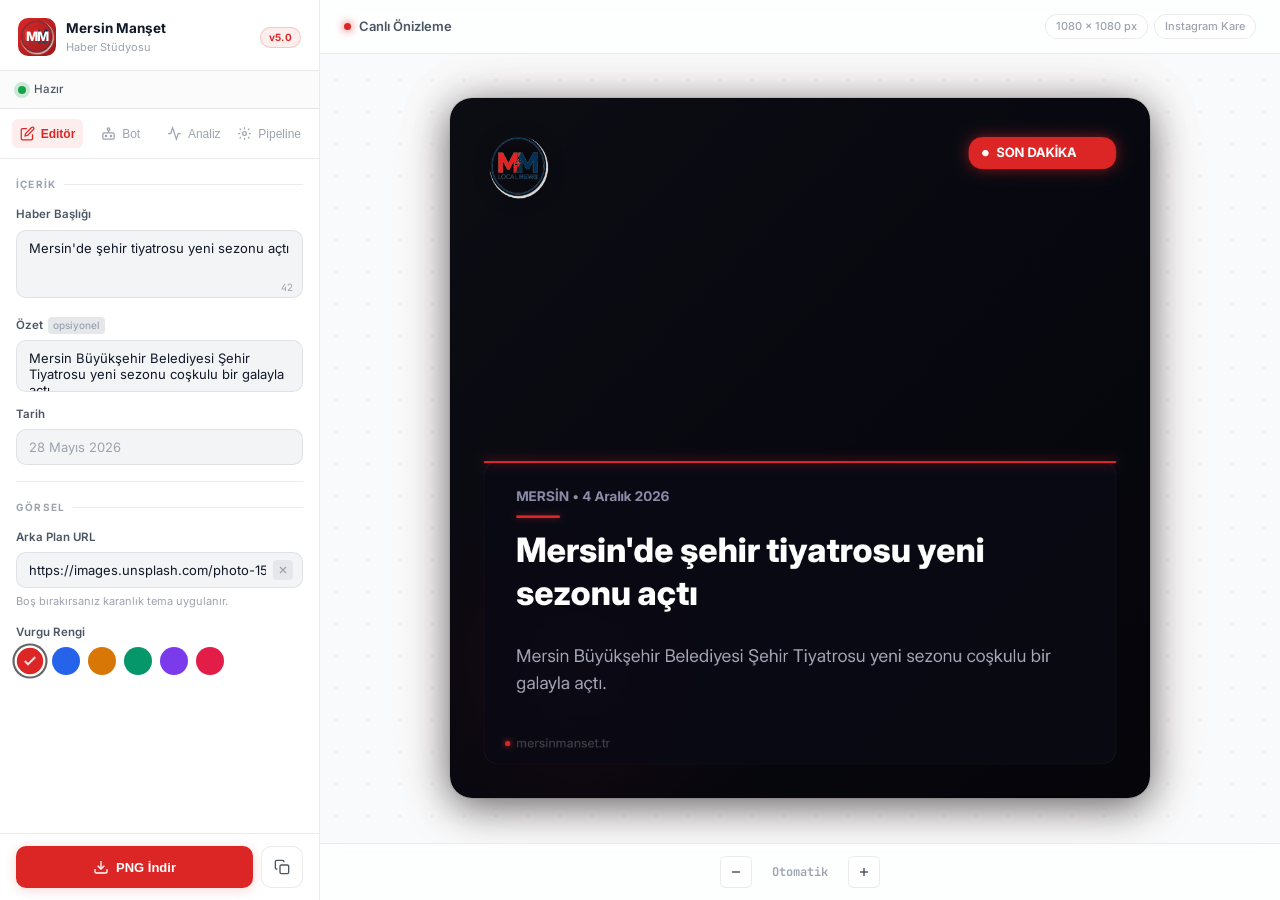
<file: studio/index.html>
<!DOCTYPE html>
<html lang="tr">
<head>
  <meta charset="UTF-8">
  <meta name="viewport" content="width=device-width, initial-scale=1.0">
  <title>Mersin Manşet — Haber Stüdyosu v5</title>
  <meta name="description" content="Mersin Manşet haber kartı oluşturucu ve bot kontrol paneli v5">
  <link rel="stylesheet" href="style.css">
  <link href="https://fonts.googleapis.com/css2?family=Inter:ital,opsz,wght@0,14..32,100..900;1,14..32,100..900&family=JetBrains+Mono:wght@400;500&display=swap" rel="stylesheet">
</head>
<body>
  <!-- Ambient particles -->
  <div class="particle" style="--x:10%;--y:20%;--s:300px;--c:rgba(220,38,38,0.06);--d:0s"></div>
  <div class="particle" style="--x:80%;--y:60%;--s:400px;--c:rgba(220,38,38,0.04);--d:3s"></div>
  <div class="particle" style="--x:50%;--y:90%;--s:250px;--c:rgba(255,100,50,0.05);--d:6s"></div>

  <div class="app-shell">

    <!-- ══ SIDEBAR ══ -->
    <aside class="sidebar">

      <!-- Brand -->
      <div class="brand">
        <div class="brand-logo">
          <img src="assets/logo.png" alt="Mersin Manşet" id="brandLogoImg" onerror="this.style.display='none'">
          <div class="brand-logo-fallback">MM</div>
        </div>
        <div class="brand-info">
          <span class="brand-name">Mersin Manşet</span>
          <span class="brand-sub">Haber Stüdyosu</span>
        </div>
        <span class="version-chip">v5.0</span>
      </div>

      <!-- Live Status -->
      <div class="status-bar" id="statusBar">
        <div class="status-indicator">
          <div class="status-dot" id="statusDot"></div>
          <div class="status-pulse-ring" id="statusPulse"></div>
        </div>
        <span class="status-text" id="statusText">Hazır</span>
      </div>

      <!-- Tab Nav -->
      <nav class="tab-nav">
        <button class="tab-btn active" data-tab="editor" id="tabEditor">
          <svg width="15" height="15" viewBox="0 0 24 24" fill="none" stroke="currentColor" stroke-width="2"><path d="M11 4H4a2 2 0 0 0-2 2v14a2 2 0 0 0 2 2h14a2 2 0 0 0 2-2v-7"/><path d="M18.5 2.5a2.121 2.121 0 0 1 3 3L12 15l-4 1 1-4 9.5-9.5z"/></svg>
          Editör
        </button>
        <button class="tab-btn" data-tab="bot" id="tabBot">
          <svg width="15" height="15" viewBox="0 0 24 24" fill="none" stroke="currentColor" stroke-width="2"><rect x="3" y="11" width="18" height="10" rx="2"/><circle cx="12" cy="5" r="2"/><path d="M12 7v4"/><circle cx="8" cy="16" r="1" fill="currentColor"/><circle cx="16" cy="16" r="1" fill="currentColor"/></svg>
          Bot
        </button>
        <button class="tab-btn" data-tab="stats" id="tabStats">
          <svg width="15" height="15" viewBox="0 0 24 24" fill="none" stroke="currentColor" stroke-width="2"><polyline points="22 12 18 12 15 21 9 3 6 12 2 12"/></svg>
          Analiz
        </button>
        <button class="tab-btn" data-tab="pipeline" id="tabPipeline">
          <svg width="15" height="15" viewBox="0 0 24 24" fill="none" stroke="currentColor" stroke-width="2"><circle cx="12" cy="12" r="3"/><path d="M12 2v3M12 19v3M4.22 4.22l2.12 2.12M17.66 17.66l2.12 2.12M2 12h3M19 12h3M4.22 19.78l2.12-2.12M17.66 6.34l2.12-2.12"/></svg>
          Pipeline
        </button>
      </nav>

      <!-- ── TAB: EDİTÖR ── -->
      <div class="tab-content active" id="tab-editor">

        <div class="section-label">
          <span>İÇERİK</span>
        </div>

        <div class="field-group">
          <label class="field-label" for="newsTitle">Haber Başlığı</label>
          <div class="field-wrap">
            <textarea id="newsTitle" rows="3" class="field-input" placeholder="Çarpıcı bir başlık girin...">Mersin'de şehir tiyatrosu yeni sezonu açtı</textarea>
            <div class="char-badge" id="titleCounter">0</div>
          </div>
        </div>

        <div class="field-group">
          <label class="field-label" for="newsSnippet">
            Özet
            <span class="optional-chip">opsiyonel</span>
          </label>
          <textarea id="newsSnippet" rows="2" class="field-input" placeholder="Kısa bir özet...">Mersin Büyükşehir Belediyesi Şehir Tiyatrosu yeni sezonu coşkulu bir galayla açtı.</textarea>
        </div>

        <div class="field-group">
          <label class="field-label" for="newsDate">Tarih</label>
          <input type="text" id="newsDate" class="field-input" placeholder="28 Mayıs 2026">
        </div>

        <div class="section-divider"></div>

        <div class="section-label"><span>GÖRSEL</span></div>

        <div class="field-group">
          <label class="field-label" for="bgImage">Arka Plan URL</label>
          <div class="url-input-wrap">
            <input type="url" id="bgImage" class="field-input" placeholder="https://..." value="https://images.unsplash.com/photo-1590845947376-282bbcb14cb6?q=80&w=1080&auto=format&fit=crop">
            <button class="url-clear-btn" id="btnClearBg" title="Temizle">
              <svg width="12" height="12" viewBox="0 0 24 24" fill="none" stroke="currentColor" stroke-width="2.5"><line x1="18" y1="6" x2="6" y2="18"/><line x1="6" y1="6" x2="18" y2="18"/></svg>
            </button>
          </div>
          <div class="field-hint">Boş bırakırsanız karanlık tema uygulanır.</div>
        </div>

        <!-- Accent Color -->
        <div class="field-group">
          <label class="field-label">Vurgu Rengi</label>
          <div class="accent-swatches">
            <button class="swatch active" data-theme="default" style="background:#DC2626" title="Kırmızı"></button>
            <button class="swatch" data-theme="blue"    style="background:#2563EB" title="Mavi"></button>
            <button class="swatch" data-theme="gold"    style="background:#D97706" title="Altın"></button>
            <button class="swatch" data-theme="emerald" style="background:#059669" title="Yeşil"></button>
            <button class="swatch" data-theme="purple"  style="background:#7C3AED" title="Mor"></button>
            <button class="swatch" data-theme="rose"    style="background:#E11D48" title="Gül"></button>
          </div>
        </div>

      </div>

      <!-- ── TAB: BOT ── -->
      <div class="tab-content" id="tab-bot">

        <div class="section-label"><span>YETKİLENDİRME</span></div>

        <div class="field-group">
          <label class="field-label" for="oracleToken">Oracle OCI Token</label>
          <div class="url-input-wrap">
            <input type="password" id="oracleToken" class="field-input" placeholder="ocid1.user.oc1...">
            <button class="url-clear-btn" id="btnToggleToken" title="Göster/Gizle">
              <svg width="13" height="13" viewBox="0 0 24 24" fill="none" stroke="currentColor" stroke-width="2"><path d="M1 12s4-8 11-8 11 8 11 8-4 8-11 8-11-8-11-8z"/><circle cx="12" cy="12" r="3"/></svg>
            </button>
          </div>
          <div class="field-hint">Yalnızca tarayıcınızda saklanır.</div>
        </div>

        <div class="section-divider"></div>
        <div class="section-label"><span>ZAMANLAMA</span></div>

        <div class="field-group">
          <label class="field-label" for="cronInterval">Haber Çekim Aralığı</label>
          <div class="field-row">
            <select id="cronInterval" class="field-input flex-1">
              <option value="0 * * * *">Her Saat Başı</option>
              <option value="0 */3 * * *">Her 3 Saatte Bir</option>
              <option value="0 */6 * * *">Her 6 Saatte Bir</option>
              <option value="0 */12 * * *">Günde 2 Kez</option>
              <option value="0 0 * * *">Günde 1 Kez</option>
            </select>
            <button id="btnSaveInterval" class="btn-icon" title="Kaydet">
              <svg width="15" height="15" viewBox="0 0 24 24" fill="none" stroke="currentColor" stroke-width="2.5"><path d="M19 21H5a2 2 0 0 1-2-2V5a2 2 0 0 1 2-2h11l5 5v11a2 2 0 0 1-2 2z"/><polyline points="17 21 17 13 7 13 7 21"/><polyline points="7 3 7 8 15 8"/></svg>
            </button>
          </div>
        </div>

        <div class="section-divider"></div>
        <div class="section-label"><span>HABER KAYNAKLARI</span></div>

        <div class="field-group">
          <div class="sources-list" id="sourcesList">
            <label class="source-item">
              <input type="checkbox" value="Sabah Mersin" checked>
              <span>Sabah Mersin</span>
            </label>
            <label class="source-item">
              <input type="checkbox" value="NTV" checked>
              <span>NTV</span>
            </label>
            <label class="source-item">
              <input type="checkbox" value="Google News Mersin" checked>
              <span>Google News Mersin</span>
            </label>
            <label class="source-item">
              <input type="checkbox" value="AA Gündem" checked>
              <span>AA Gündem</span>
            </label>
          </div>
          <button id="btnSaveSources" class="btn-refresh" style="margin-top: 4px; margin-bottom: 0;">
            Kaynakları Kaydet
          </button>
        </div>

        <div class="section-divider"></div>
        <div class="section-label"><span>EYLEMLER</span></div>

        <button id="btnTriggerBot" class="btn-action">
          <div class="btn-action-left">
            <div class="btn-action-icon">
              <svg width="18" height="18" viewBox="0 0 24 24" fill="none" stroke="currentColor" stroke-width="2"><polygon points="5 3 19 12 5 21 5 3"/></svg>
            </div>
            <div>
              <div class="btn-action-title">Botu Tetikle</div>
              <div class="btn-action-sub">Manuel haber döngüsü başlatır</div>
            </div>
          </div>
          <svg class="btn-action-arrow" width="16" height="16" viewBox="0 0 24 24" fill="none" stroke="currentColor" stroke-width="2"><path d="M5 12h14M12 5l7 7-7 7"/></svg>
        </button>

        <div id="botStatus" class="toast hidden"></div>

      </div>

      <!-- ── TAB: ANALİZ ── -->
      <div class="tab-content" id="tab-stats">

        <div class="section-label"><span>BUGÜN</span></div>

        <div class="stats-grid">
          <div class="stat-card">
            <div class="stat-value" id="statPosted">—</div>
            <div class="stat-label">Paylaşılan</div>
          </div>
          <div class="stat-card">
            <div class="stat-value rejected" id="statRejected">—</div>
            <div class="stat-label">Reddedilen</div>
          </div>
          <div class="stat-card full">
            <div class="stat-value accent" id="statTotal">—</div>
            <div class="stat-label">Toplam Kayıt</div>
          </div>
        </div>

        <div class="section-divider"></div>
        <div class="section-label"><span>SON PAYLAŞIMLAR</span></div>

        <div id="recentList" class="recent-list">
          <div class="recent-empty">Yükleniyor...</div>
        </div>

      </div>

      <!-- ── TAB: PİPELİNE ── -->
      <div class="tab-content" id="tab-pipeline">

        <div class="section-label"><span>SUNUCU DURUMU</span></div>

        <div class="run-meta" id="runMeta">
          <div class="run-meta-row">
            <span class="run-meta-label">Durum</span>
            <span class="run-status-chip" id="runStatusChip">—</span>
          </div>
          <div class="run-meta-row">
            <span class="run-meta-label">Uptime</span>
            <span class="run-meta-val" id="runStartedAt">—</span>
          </div>
          <div class="run-meta-row">
            <span class="run-meta-label">Bellek / CPU</span>
            <span class="run-meta-val" id="runDuration">—</span>
          </div>
        </div>

        <div class="section-divider"></div>
        <div class="section-label"><span>AŞAMALAR</span></div>

        <!-- Pipeline Steps -->
        <div class="pipeline-steps" id="pipelineSteps">

          <div class="pipe-step" data-step="0" id="pstep0">
            <div class="pipe-icon"><svg width="14" height="14" viewBox="0 0 24 24" fill="none" stroke="currentColor" stroke-width="2"><path d="M4 11a9 9 0 0 1 9 9"/><path d="M4 4a16 16 0 0 1 16 16"/><circle cx="5" cy="19" r="2"/></svg></div>
            <div class="pipe-body">
              <div class="pipe-title">Haber Çekme</div>
              <div class="pipe-desc">RSS kaynaklarından Mersin haberleri alınıyor</div>
            </div>
            <div class="pipe-badge" id="pbadge0">—</div>
          </div>

          <div class="pipe-connector"></div>

          <div class="pipe-step" data-step="1" id="pstep1">
            <div class="pipe-icon"><svg width="14" height="14" viewBox="0 0 24 24" fill="none" stroke="currentColor" stroke-width="2"><circle cx="11" cy="11" r="8"/><path d="m21 21-4.35-4.35"/></svg></div>
            <div class="pipe-body">
              <div class="pipe-title">Dedup Kontrolü</div>
              <div class="pipe-desc">Daha önce paylaşılmamış haber seçiliyor</div>
            </div>
            <div class="pipe-badge" id="pbadge1">—</div>
          </div>

          <div class="pipe-connector"></div>

          <div class="pipe-step" data-step="2" id="pstep2">
            <div class="pipe-icon"><svg width="14" height="14" viewBox="0 0 24 24" fill="none" stroke="currentColor" stroke-width="2"><rect x="3" y="3" width="18" height="18" rx="2"/><circle cx="8.5" cy="8.5" r="1.5"/><path d="m21 15-5-5L5 21"/></svg></div>
            <div class="pipe-body">
              <div class="pipe-title">Görsel İndir</div>
              <div class="pipe-desc">Haber görseli CDN'den indiriliyor</div>
            </div>
            <div class="pipe-badge" id="pbadge2">—</div>
          </div>

          <div class="pipe-connector"></div>

          <div class="pipe-step" data-step="3" id="pstep3">
            <div class="pipe-icon"><svg width="14" height="14" viewBox="0 0 24 24" fill="none" stroke="currentColor" stroke-width="2"><path d="M12 2H2v10l9.29 9.29c.94.94 2.48.94 3.42 0l6.58-6.58c.94-.94.94-2.48 0-3.42z"/><circle cx="7" cy="7" r="1.5"/></svg></div>
            <div class="pipe-body">
              <div class="pipe-title">Kart Üretimi</div>
              <div class="pipe-desc">1080×1080 PNG haber kartı oluşturuluyor</div>
            </div>
            <div class="pipe-badge" id="pbadge3">—</div>
          </div>

          <div class="pipe-connector"></div>

          <div class="pipe-step pipe-step--highlight" data-step="4" id="pstep4">
            <div class="pipe-icon"><svg width="14" height="14" viewBox="0 0 24 24" fill="none" stroke="currentColor" stroke-width="2"><path d="M21 15a2 2 0 0 1-2 2H7l-4 4V5a2 2 0 0 1 2-2h14a2 2 0 0 1 2 2z"/></svg></div>
            <div class="pipe-body">
              <div class="pipe-title">Telegram Onayı <span class="pipe-tag">TIKANIK</span></div>
              <div class="pipe-desc">Görsel + butonlu mesaj gönderilir, ✅/❌ beklenir</div>
            </div>
            <div class="pipe-badge" id="pbadge4">—</div>
          </div>

          <div class="pipe-connector"></div>

          <div class="pipe-step" data-step="5" id="pstep5">
            <div class="pipe-icon"><svg width="14" height="14" viewBox="0 0 24 24" fill="none" stroke="currentColor" stroke-width="2"><path d="M22 2 11 13"/><path d="m22 2-7 20-4-9-9-4 20-7z"/></svg></div>
            <div class="pipe-body">
              <div class="pipe-title">Instagram Paylaşım</div>
              <div class="pipe-desc">Görsel yüklenir, container oluşturulur, yayınlanır</div>
            </div>
            <div class="pipe-badge" id="pbadge5">—</div>
          </div>

          <div class="pipe-connector"></div>

          <div class="pipe-step" data-step="6" id="pstep6">
            <div class="pipe-icon"><svg width="14" height="14" viewBox="0 0 24 24" fill="none" stroke="currentColor" stroke-width="2"><path d="M22 11.08V12a10 10 0 1 1-5.93-9.14"/><path d="m9 11 3 3L22 4"/></svg></div>
            <div class="pipe-body">
              <div class="pipe-title">Dedup Güncelle</div>
              <div class="pipe-desc">posted_news.json güncellenir, GitHub'a push edilir</div>
            </div>
            <div class="pipe-badge" id="pbadge6">—</div>
          </div>

        </div>

        <div class="section-divider"></div>

        <!-- Sorun Kutusu -->
        <div class="issue-box" id="issueBox">
          <div class="issue-icon">✅</div>
          <div class="issue-body">
            <div class="issue-title">Oracle VM Durumu</div>
            <div class="issue-desc">Sisteminiz Oracle Cloud Infrastructure (OCI) VM üzerinde 7/24 kesintisiz olarak çalışmaktadır. Telegram onay butonları ve zamanlanmış akışlar her zaman aktiftir.</div>
          </div>
        </div>

        <div class="section-divider"></div>
        <div class="section-label">
          <span>SUNUCU LOG KONSOLU</span>
          <div class="live-dot" style="margin-left: 6px; width: 6px; height: 6px; box-shadow: 0 0 6px var(--accent);"></div>
          <span style="font-size: 8px; font-weight: 700; color: var(--accent); margin-left: 4px; letter-spacing: 0.5px; text-transform: uppercase;">CANLI</span>
          <button id="btnCopyLogs" class="btn-label-action" style="margin-left: auto;" title="Logları Kopyala">
            <svg width="11" height="11" viewBox="0 0 24 24" fill="none" stroke="currentColor" stroke-width="2.5"><rect x="9" y="9" width="13" height="13" rx="2"/><path d="M5 15H4a2 2 0 0 1-2-2V4a2 2 0 0 1 2-2h9a2 2 0 0 1 2 2v1"/></svg>
            Kopyala
          </button>
        </div>

        <!-- Log Terminali -->
        <div id="runsList" class="runs-list">
          <div class="recent-empty">Yükleniyor...</div>
        </div>

        <button id="btnRefreshPipeline" class="btn-refresh">
          <svg width="13" height="13" viewBox="0 0 24 24" fill="none" stroke="currentColor" stroke-width="2.5"><path d="M21 12a9 9 0 0 0-9-9 9.75 9.75 0 0 0-6.74 2.74L3 8"/><path d="M3 3v5h5"/><path d="M3 12a9 9 0 0 0 9 9 9.75 9.75 0 0 0 6.74-2.74L21 16"/><path d="M16 16h5v5"/></svg>
          Yenile
        </button>

      </div>

      <!-- Sidebar Footer -->
      <div class="sidebar-footer">
        <button id="btnDownload" class="btn-download">
          <svg width="16" height="16" viewBox="0 0 24 24" fill="none" stroke="currentColor" stroke-width="2"><path d="M21 15v4a2 2 0 0 1-2 2H5a2 2 0 0 1-2-2v-4"/><polyline points="7 10 12 15 17 10"/><line x1="12" y1="15" x2="12" y2="3"/></svg>
          PNG İndir
        </button>
        <button id="btnCopy" class="btn-secondary" title="Panoya Kopyala">
          <svg width="16" height="16" viewBox="0 0 24 24" fill="none" stroke="currentColor" stroke-width="2"><rect x="9" y="9" width="13" height="13" rx="2"/><path d="M5 15H4a2 2 0 0 1-2-2V4a2 2 0 0 1 2-2h9a2 2 0 0 1 2 2v1"/></svg>
        </button>
      </div>

    </aside>

    <!-- ══ PREVIEW ══ -->
    <main class="preview-area">

      <!-- Top bar -->
      <div class="preview-topbar">
        <div class="preview-label">
          <div class="live-dot"></div>
          Canlı Önizleme
        </div>
        <div class="preview-chips">
          <span class="chip">1080 × 1080 px</span>
          <span class="chip">Instagram Kare</span>
        </div>
      </div>

      <!-- Canvas Stage -->
      <div class="canvas-stage">
        <div class="canvas-frame" id="canvasFrame">
          <canvas id="newsCanvas" width="1080" height="1080"></canvas>
          <div class="canvas-loader" id="canvasLoader">
            <div class="loader-ring"></div>
          </div>
        </div>
      </div>

      <!-- Bottom zoom bar -->
      <div class="zoom-bar">
        <button class="zoom-btn" id="btnZoomOut">
          <svg width="14" height="14" viewBox="0 0 24 24" fill="none" stroke="currentColor" stroke-width="2.5"><line x1="5" y1="12" x2="19" y2="12"/></svg>
        </button>
        <span class="zoom-level" id="zoomLevel">Otomatik</span>
        <button class="zoom-btn" id="btnZoomIn">
          <svg width="14" height="14" viewBox="0 0 24 24" fill="none" stroke="currentColor" stroke-width="2.5"><line x1="12" y1="5" x2="12" y2="19"/><line x1="5" y1="12" x2="19" y2="12"/></svg>
        </button>
      </div>

    </main>

  </div>

  <script src="app.js"></script>
</body>
</html>
</file>
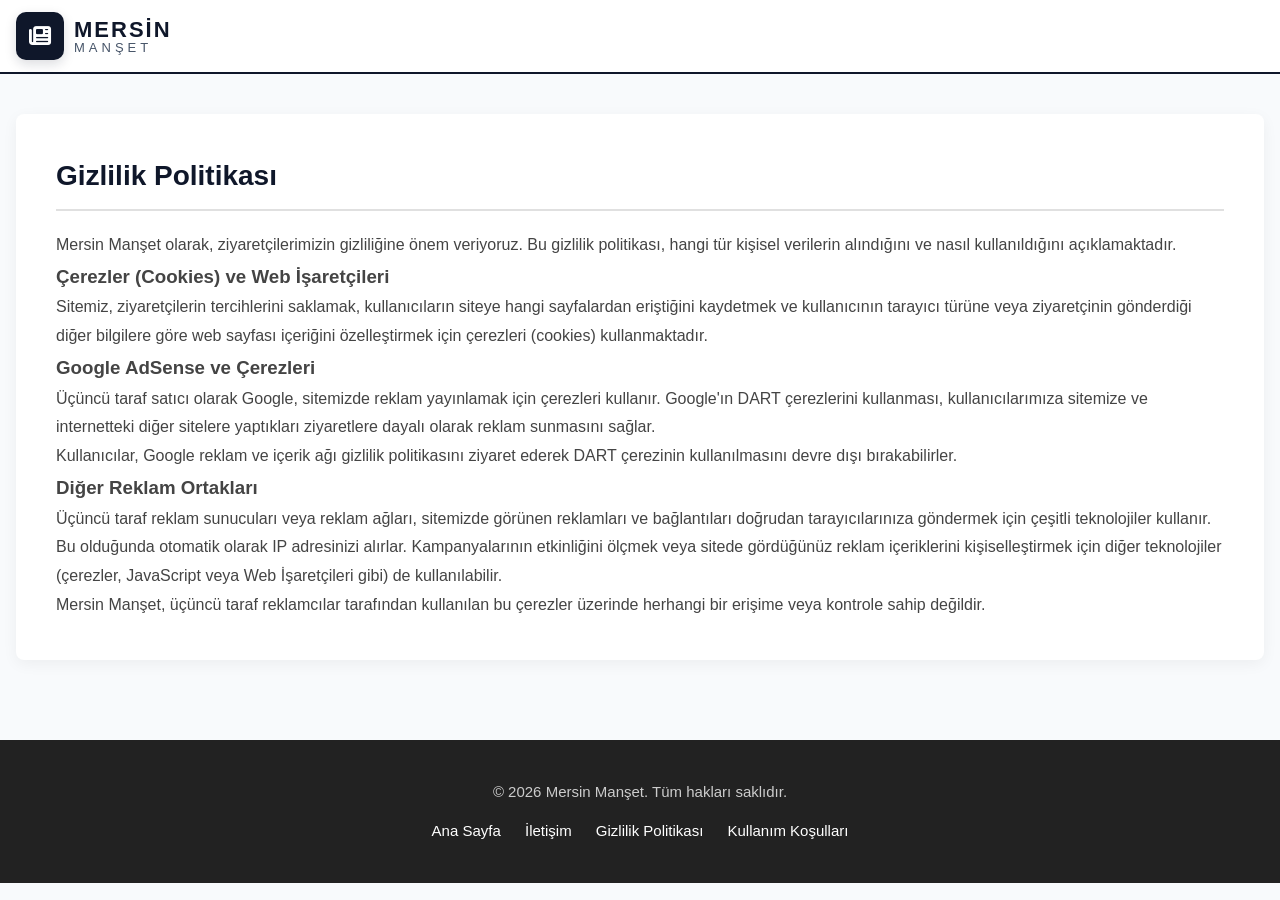
<file: gizlilik.html>
<!DOCTYPE html>
<html lang="tr" dir="ltr">
<head>
    <meta charset="UTF-8" />
    <meta name="viewport" content="width=device-width, initial-scale=1.0" />
    <title>Gizlilik Politikası | Mersin Manşet</title>
    <link rel="stylesheet" href="https://cdnjs.cloudflare.com/ajax/libs/font-awesome/6.5.0/css/all.min.css" />
    <link rel="stylesheet" href="style.css" />
</head>
<body>

<header class="site-header">
    <div class="logo-bar">
        <div class="container">
            <div class="logo-bar-inner">
                <a href="index.html" class="site-logo" id="site-logo">
                    <span class="logo-icon"><i class="fa-solid fa-newspaper"></i></span>
                    <div class="logo-text">
                        <span class="logo-main">MERSİN</span>
                        <span class="logo-sub">MANŞET</span>
                    </div>
                </a>
            </div>
        </div>
    </div>
</header>

<main id="main-content" style="padding: 40px 0;">
    <div class="container">
        <div style="background: white; padding: 40px; border-radius: 8px; box-shadow: 0 4px 15px rgba(0,0,0,0.05);">
            <h1 style="margin-bottom: 20px; font-size: 28px; border-bottom: 2px solid #e0e0e0; padding-bottom: 10px;">Gizlilik Politikası</h1>
            <div style="line-height: 1.8; color: #444; font-size: 16px;">
                <p>Mersin Manşet olarak, ziyaretçilerimizin gizliliğine önem veriyoruz. Bu gizlilik politikası, hangi tür kişisel verilerin alındığını ve nasıl kullanıldığını açıklamaktadır.</p>
                <h3>Çerezler (Cookies) ve Web İşaretçileri</h3>
                <p>Sitemiz, ziyaretçilerin tercihlerini saklamak, kullanıcıların siteye hangi sayfalardan eriştiğini kaydetmek ve kullanıcının tarayıcı türüne veya ziyaretçinin gönderdiği diğer bilgilere göre web sayfası içeriğini özelleştirmek için çerezleri (cookies) kullanmaktadır.</p>
                <h3>Google AdSense ve Çerezleri</h3>
                <p>Üçüncü taraf satıcı olarak Google, sitemizde reklam yayınlamak için çerezleri kullanır. Google'ın DART çerezlerini kullanması, kullanıcılarımıza sitemize ve internetteki diğer sitelere yaptıkları ziyaretlere dayalı olarak reklam sunmasını sağlar.</p>
                <p>Kullanıcılar, Google reklam ve içerik ağı gizlilik politikasını ziyaret ederek DART çerezinin kullanılmasını devre dışı bırakabilirler.</p>
                <h3>Diğer Reklam Ortakları</h3>
                <p>Üçüncü taraf reklam sunucuları veya reklam ağları, sitemizde görünen reklamları ve bağlantıları doğrudan tarayıcılarınıza göndermek için çeşitli teknolojiler kullanır. Bu olduğunda otomatik olarak IP adresinizi alırlar. Kampanyalarının etkinliğini ölçmek veya sitede gördüğünüz reklam içeriklerini kişiselleştirmek için diğer teknolojiler (çerezler, JavaScript veya Web İşaretçileri gibi) de kullanılabilir.</p>
                <p>Mersin Manşet, üçüncü taraf reklamcılar tarafından kullanılan bu çerezler üzerinde herhangi bir erişime veya kontrole sahip değildir.</p>
            </div>
        </div>
    </div>
</main>

<footer class="site-footer" style="padding: 40px 0; background: #222; color: #ccc; text-align: center;">
    <div class="container">
        <p>&copy; 2026 Mersin Manşet. Tüm hakları saklıdır.</p>
        <div style="margin-top: 15px;">
            <a href="index.html" style="color: #fff; margin: 0 10px; text-decoration: none;">Ana Sayfa</a>
            <a href="iletisim.html" style="color: #fff; margin: 0 10px; text-decoration: none;">İletişim</a>
            <a href="gizlilik.html" style="color: #fff; margin: 0 10px; text-decoration: none;">Gizlilik Politikası</a>
            <a href="kullanim-kosullari.html" style="color: #fff; margin: 0 10px; text-decoration: none;">Kullanım Koşulları</a>
        </div>
    </div>
</footer>

</body>
</html>
</file>
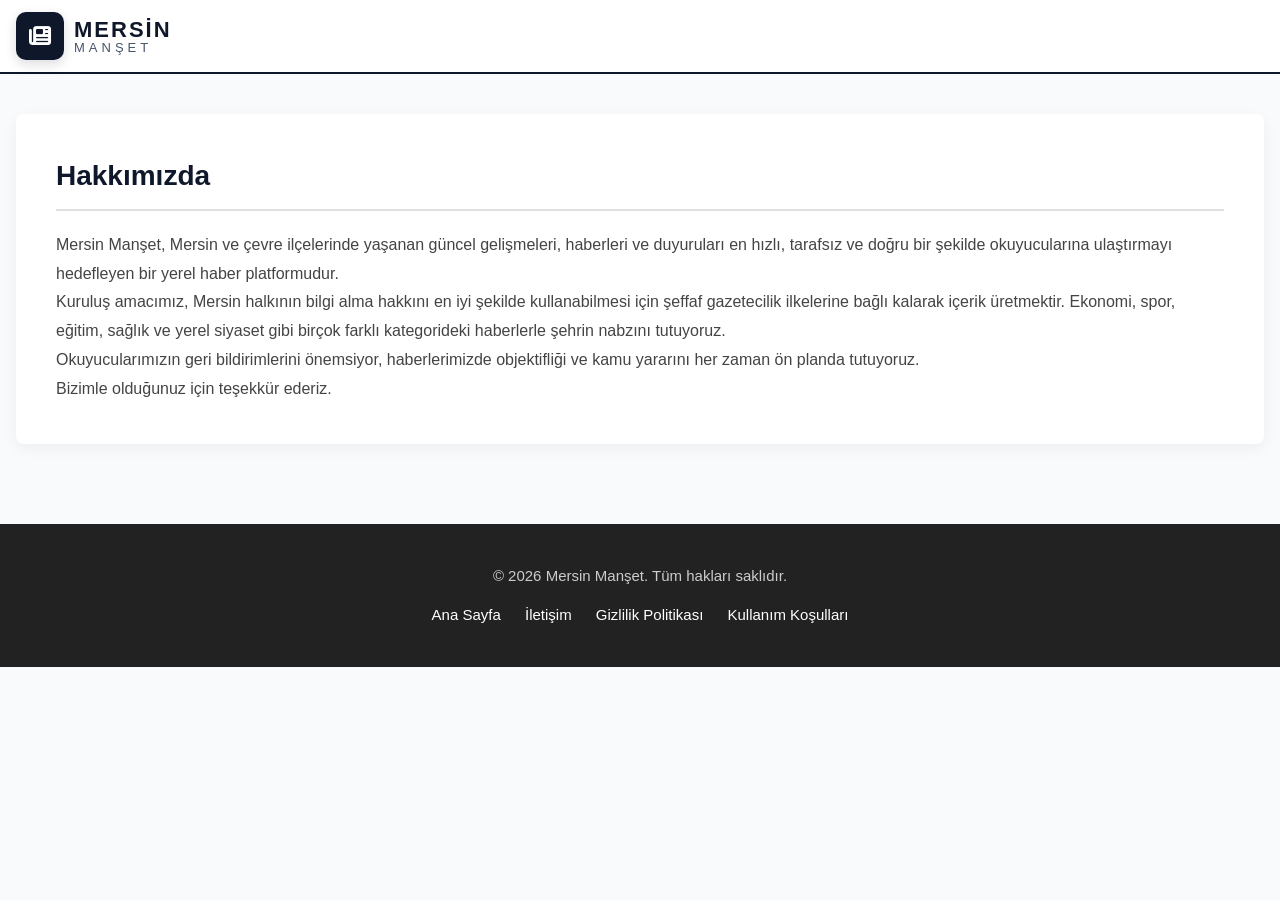
<file: hakkimizda.html>
<!DOCTYPE html>
<html lang="tr" dir="ltr">
<head>
    <meta charset="UTF-8" />
    <meta name="viewport" content="width=device-width, initial-scale=1.0" />
    <title>Hakkımızda | Mersin Manşet</title>
    <link rel="stylesheet" href="https://cdnjs.cloudflare.com/ajax/libs/font-awesome/6.5.0/css/all.min.css" />
    <link rel="stylesheet" href="style.css" />
</head>
<body>

<header class="site-header">
    <div class="logo-bar">
        <div class="container">
            <div class="logo-bar-inner">
                <a href="index.html" class="site-logo" id="site-logo">
                    <span class="logo-icon"><i class="fa-solid fa-newspaper"></i></span>
                    <div class="logo-text">
                        <span class="logo-main">MERSİN</span>
                        <span class="logo-sub">MANŞET</span>
                    </div>
                </a>
            </div>
        </div>
    </div>
</header>

<main id="main-content" style="padding: 40px 0;">
    <div class="container">
        <div style="background: white; padding: 40px; border-radius: 8px; box-shadow: 0 4px 15px rgba(0,0,0,0.05);">
            <h1 style="margin-bottom: 20px; font-size: 28px; border-bottom: 2px solid #e0e0e0; padding-bottom: 10px;">Hakkımızda</h1>
            <div style="line-height: 1.8; color: #444; font-size: 16px;">
                <p>Mersin Manşet, Mersin ve çevre ilçelerinde yaşanan güncel gelişmeleri, haberleri ve duyuruları en hızlı, tarafsız ve doğru bir şekilde okuyucularına ulaştırmayı hedefleyen bir yerel haber platformudur.</p>
                <p>Kuruluş amacımız, Mersin halkının bilgi alma hakkını en iyi şekilde kullanabilmesi için şeffaf gazetecilik ilkelerine bağlı kalarak içerik üretmektir. Ekonomi, spor, eğitim, sağlık ve yerel siyaset gibi birçok farklı kategorideki haberlerle şehrin nabzını tutuyoruz.</p>
                <p>Okuyucularımızın geri bildirimlerini önemsiyor, haberlerimizde objektifliği ve kamu yararını her zaman ön planda tutuyoruz.</p>
                <p>Bizimle olduğunuz için teşekkür ederiz.</p>
            </div>
        </div>
    </div>
</main>

<footer class="site-footer" style="padding: 40px 0; background: #222; color: #ccc; text-align: center;">
    <div class="container">
        <p>&copy; 2026 Mersin Manşet. Tüm hakları saklıdır.</p>
        <div style="margin-top: 15px;">
            <a href="index.html" style="color: #fff; margin: 0 10px; text-decoration: none;">Ana Sayfa</a>
            <a href="iletisim.html" style="color: #fff; margin: 0 10px; text-decoration: none;">İletişim</a>
            <a href="gizlilik.html" style="color: #fff; margin: 0 10px; text-decoration: none;">Gizlilik Politikası</a>
            <a href="kullanim-kosullari.html" style="color: #fff; margin: 0 10px; text-decoration: none;">Kullanım Koşulları</a>
        </div>
    </div>
</footer>

</body>
</html>
</file>
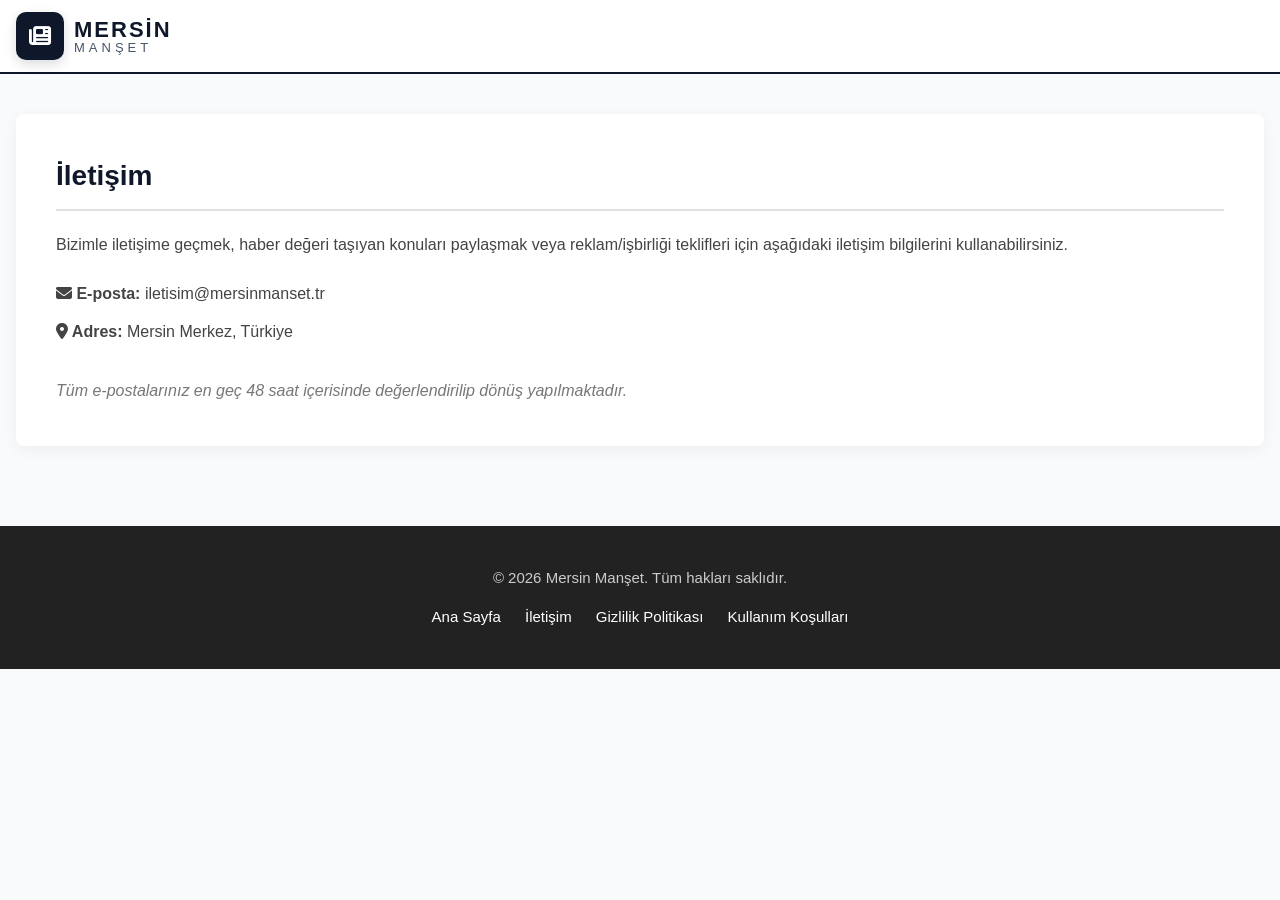
<file: iletisim.html>
<!DOCTYPE html>
<html lang="tr" dir="ltr">
<head>
    <meta charset="UTF-8" />
    <meta name="viewport" content="width=device-width, initial-scale=1.0" />
    <title>İletişim | Mersin Manşet</title>
    <link rel="stylesheet" href="https://cdnjs.cloudflare.com/ajax/libs/font-awesome/6.5.0/css/all.min.css" />
    <link rel="stylesheet" href="style.css" />
</head>
<body>

<header class="site-header">
    <div class="logo-bar">
        <div class="container">
            <div class="logo-bar-inner">
                <a href="index.html" class="site-logo" id="site-logo">
                    <span class="logo-icon"><i class="fa-solid fa-newspaper"></i></span>
                    <div class="logo-text">
                        <span class="logo-main">MERSİN</span>
                        <span class="logo-sub">MANŞET</span>
                    </div>
                </a>
            </div>
        </div>
    </div>
</header>

<main id="main-content" style="padding: 40px 0;">
    <div class="container">
        <div style="background: white; padding: 40px; border-radius: 8px; box-shadow: 0 4px 15px rgba(0,0,0,0.05);">
            <h1 style="margin-bottom: 20px; font-size: 28px; border-bottom: 2px solid #e0e0e0; padding-bottom: 10px;">İletişim</h1>
            <div style="line-height: 1.8; color: #444; font-size: 16px;">
                <p>Bizimle iletişime geçmek, haber değeri taşıyan konuları paylaşmak veya reklam/işbirliği teklifleri için aşağıdaki iletişim bilgilerini kullanabilirsiniz.</p>
                <ul style="list-style-type: none; padding: 0; margin-top: 20px;">
                    <li style="margin-bottom: 10px;"><strong><i class="fa-solid fa-envelope"></i> E-posta:</strong> iletisim@mersinmanset.tr</li>
                    <li style="margin-bottom: 10px;"><strong><i class="fa-solid fa-location-dot"></i> Adres:</strong> Mersin Merkez, Türkiye</li>
                </ul>
                <p style="margin-top: 30px; font-style: italic; color: #777;">Tüm e-postalarınız en geç 48 saat içerisinde değerlendirilip dönüş yapılmaktadır.</p>
            </div>
        </div>
    </div>
</main>

<footer class="site-footer" style="padding: 40px 0; background: #222; color: #ccc; text-align: center;">
    <div class="container">
        <p>&copy; 2026 Mersin Manşet. Tüm hakları saklıdır.</p>
        <div style="margin-top: 15px;">
            <a href="index.html" style="color: #fff; margin: 0 10px; text-decoration: none;">Ana Sayfa</a>
            <a href="iletisim.html" style="color: #fff; margin: 0 10px; text-decoration: none;">İletişim</a>
            <a href="gizlilik.html" style="color: #fff; margin: 0 10px; text-decoration: none;">Gizlilik Politikası</a>
            <a href="kullanim-kosullari.html" style="color: #fff; margin: 0 10px; text-decoration: none;">Kullanım Koşulları</a>
        </div>
    </div>
</footer>

</body>
</html>
</file>
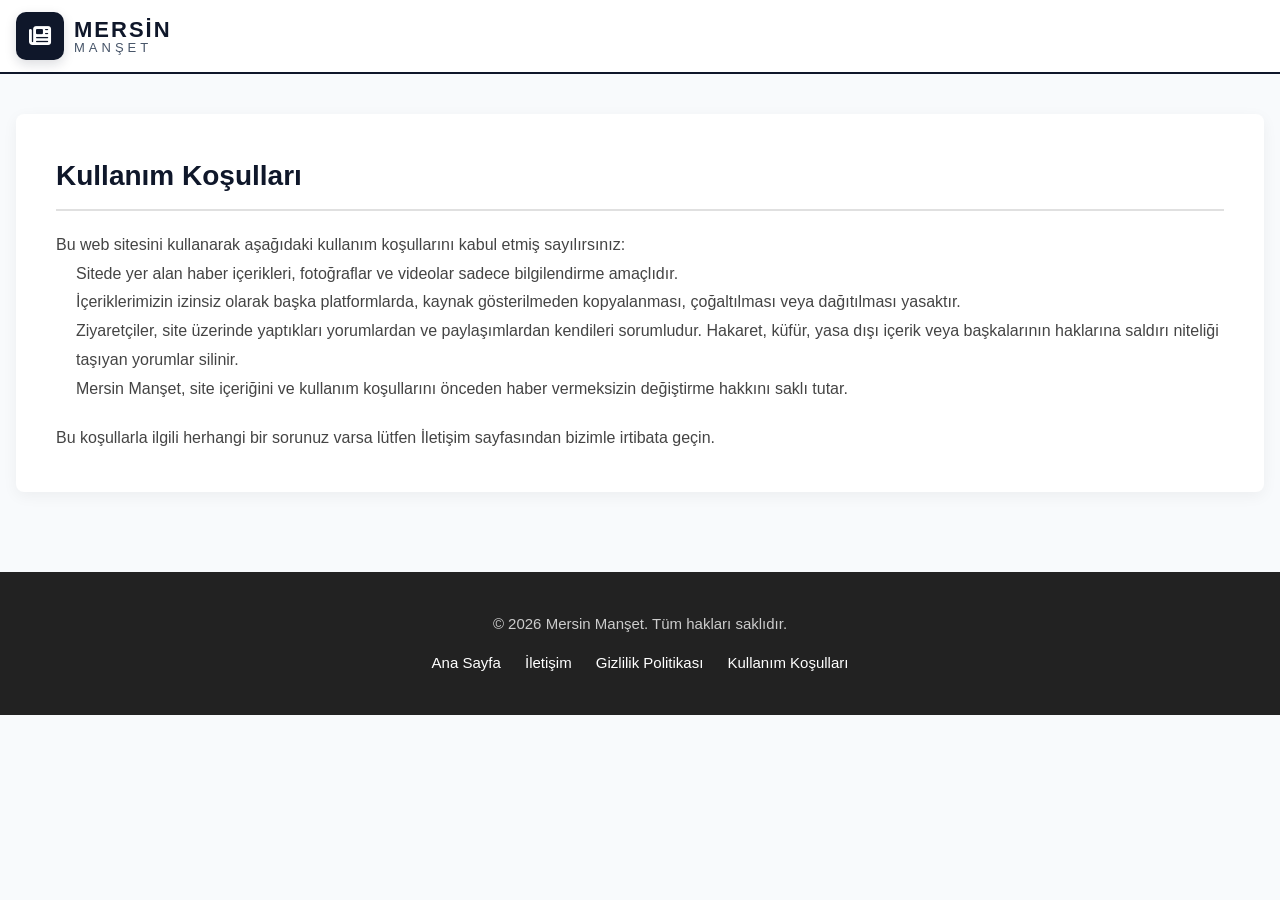
<file: kullanim-kosullari.html>
<!DOCTYPE html>
<html lang="tr" dir="ltr">
<head>
    <meta charset="UTF-8" />
    <meta name="viewport" content="width=device-width, initial-scale=1.0" />
    <title>Kullanım Koşulları | Mersin Manşet</title>
    <link rel="stylesheet" href="https://cdnjs.cloudflare.com/ajax/libs/font-awesome/6.5.0/css/all.min.css" />
    <link rel="stylesheet" href="style.css" />
</head>
<body>

<header class="site-header">
    <div class="logo-bar">
        <div class="container">
            <div class="logo-bar-inner">
                <a href="index.html" class="site-logo" id="site-logo">
                    <span class="logo-icon"><i class="fa-solid fa-newspaper"></i></span>
                    <div class="logo-text">
                        <span class="logo-main">MERSİN</span>
                        <span class="logo-sub">MANŞET</span>
                    </div>
                </a>
            </div>
        </div>
    </div>
</header>

<main id="main-content" style="padding: 40px 0;">
    <div class="container">
        <div style="background: white; padding: 40px; border-radius: 8px; box-shadow: 0 4px 15px rgba(0,0,0,0.05);">
            <h1 style="margin-bottom: 20px; font-size: 28px; border-bottom: 2px solid #e0e0e0; padding-bottom: 10px;">Kullanım Koşulları</h1>
            <div style="line-height: 1.8; color: #444; font-size: 16px;">
                <p>Bu web sitesini kullanarak aşağıdaki kullanım koşullarını kabul etmiş sayılırsınız:</p>
                <ul style="margin-left: 20px;">
                    <li>Sitede yer alan haber içerikleri, fotoğraflar ve videolar sadece bilgilendirme amaçlıdır.</li>
                    <li>İçeriklerimizin izinsiz olarak başka platformlarda, kaynak gösterilmeden kopyalanması, çoğaltılması veya dağıtılması yasaktır.</li>
                    <li>Ziyaretçiler, site üzerinde yaptıkları yorumlardan ve paylaşımlardan kendileri sorumludur. Hakaret, küfür, yasa dışı içerik veya başkalarının haklarına saldırı niteliği taşıyan yorumlar silinir.</li>
                    <li>Mersin Manşet, site içeriğini ve kullanım koşullarını önceden haber vermeksizin değiştirme hakkını saklı tutar.</li>
                </ul>
                <p style="margin-top: 20px;">Bu koşullarla ilgili herhangi bir sorunuz varsa lütfen İletişim sayfasından bizimle irtibata geçin.</p>
            </div>
        </div>
    </div>
</main>

<footer class="site-footer" style="padding: 40px 0; background: #222; color: #ccc; text-align: center;">
    <div class="container">
        <p>&copy; 2026 Mersin Manşet. Tüm hakları saklıdır.</p>
        <div style="margin-top: 15px;">
            <a href="index.html" style="color: #fff; margin: 0 10px; text-decoration: none;">Ana Sayfa</a>
            <a href="iletisim.html" style="color: #fff; margin: 0 10px; text-decoration: none;">İletişim</a>
            <a href="gizlilik.html" style="color: #fff; margin: 0 10px; text-decoration: none;">Gizlilik Politikası</a>
            <a href="kullanim-kosullari.html" style="color: #fff; margin: 0 10px; text-decoration: none;">Kullanım Koşulları</a>
        </div>
    </div>
</footer>

</body>
</html>
</file>
<file: studio/style.css>
/* ═══════════════════════════════════════════════════════════════════
   Mersin Manşet Dashboard v4 — style.css
   Light premium UI, no-scrollbar sidebar, accent swatches
   ═══════════════════════════════════════════════════════════════════ */

/* ── Reset & Base ───────────────────────────────────────────────── */
*, *::before, *::after { box-sizing: border-box; margin: 0; padding: 0; }

:root {
  --accent:        #DC2626;
  --accent-dim:    rgba(220,38,38,0.08);
  --accent-glow:   rgba(220,38,38,0.20);

  --bg:            #F9FAFB;
  --bg-sidebar:    #FFFFFF;
  --bg-card:       #FFFFFF;
  --bg-input:      #F3F4F6;
  --bg-hover:      #E5E7EB;

  --border:        rgba(0,0,0,0.08);
  --border-focus:  rgba(220,38,38,0.45);

  --text-primary:   #111827;
  --text-secondary: #4B5563;
  --text-muted:     #9CA3AF;

  --green:   #16A34A;
  --amber:   #D97706;
  --red:     #DC2626;

  --radius-sm:  6px;
  --radius-md:  10px;
  --radius-lg:  16px;
  --radius-xl:  22px;

  --sidebar-w: 320px;
  --transition: 0.18s cubic-bezier(0.4,0,0.2,1);
}

html, body {
  height: 100%;
  background: var(--bg);
  color: var(--text-primary);
  font-family: 'Inter', system-ui, sans-serif;
  font-size: 14px;
  line-height: 1.5;
  -webkit-font-smoothing: antialiased;
  overflow: hidden;
}

/* ── Ambient Particles ──────────────────────────────────────────── */
.particle {
  position: fixed;
  left: var(--x);
  top:  var(--y);
  width: var(--s);
  height: var(--s);
  background: radial-gradient(circle, var(--c) 0%, transparent 70%);
  border-radius: 50%;
  pointer-events: none;
  animation: particleDrift 12s var(--d) ease-in-out infinite alternate;
  z-index: 0;
}
@keyframes particleDrift {
  from { transform: translate(0,0) scale(1); opacity: 0.7; }
  to   { transform: translate(20px,30px) scale(1.15); opacity: 1; }
}

/* ── App Shell ──────────────────────────────────────────────────── */
.app-shell {
  position: relative;
  z-index: 1;
  display: flex;
  height: 100vh;
  overflow: hidden;
}

/* ═══════════════════════════════════════════════════════════════════
   SIDEBAR
   ═══════════════════════════════════════════════════════════════════ */
.sidebar {
  width: var(--sidebar-w);
  flex-shrink: 0;
  background: var(--bg-sidebar);
  border-right: 1px solid var(--border);
  display: flex;
  flex-direction: column;
  height: 100vh;
  overflow: hidden;
  position: relative;
}

/* ── Brand ──────────────────────────────────────────────────────── */
.brand {
  display: flex;
  align-items: center;
  gap: 10px;
  padding: 18px 18px 14px;
  border-bottom: 1px solid var(--border);
  flex-shrink: 0;
}

.brand-logo {
  position: relative;
  width: 38px;
  height: 38px;
  border-radius: var(--radius-md);
  overflow: hidden;
  background: linear-gradient(135deg, var(--accent) 0%, #991b1b 100%);
  flex-shrink: 0;
}
.brand-logo img {
  width: 100%;
  height: 100%;
  object-fit: cover;
}
.brand-logo-fallback {
  position: absolute;
  inset: 0;
  display: flex;
  align-items: center;
  justify-content: center;
  font-weight: 800;
  font-size: 13px;
  color: #fff;
  letter-spacing: -0.5px;
}

.brand-info {
  flex: 1;
  min-width: 0;
}
.brand-name {
  display: block;
  font-weight: 700;
  font-size: 13.5px;
  color: var(--text-primary);
  white-space: nowrap;
  overflow: hidden;
  text-overflow: ellipsis;
}
.brand-sub {
  display: block;
  font-size: 11px;
  color: var(--text-muted);
  margin-top: 1px;
}

.version-chip {
  flex-shrink: 0;
  background: var(--accent-dim);
  color: var(--accent);
  border: 1px solid var(--accent-glow);
  border-radius: 20px;
  font-size: 10px;
  font-weight: 700;
  padding: 2px 8px;
  letter-spacing: 0.3px;
}

/* ── Status Bar ─────────────────────────────────────────────────── */
.status-bar {
  display: flex;
  align-items: center;
  gap: 8px;
  padding: 10px 18px;
  border-bottom: 1px solid var(--border);
  flex-shrink: 0;
  background: rgba(0,0,0,0.015);
}

.status-indicator {
  position: relative;
  width: 8px;
  height: 8px;
  flex-shrink: 0;
}

.status-dot {
  width: 8px;
  height: 8px;
  border-radius: 50%;
  background: var(--green);
  position: relative;
  z-index: 1;
  transition: background var(--transition);
}

.status-pulse-ring {
  position: absolute;
  inset: -4px;
  border-radius: 50%;
  background: rgba(22,163,74,0.2);
  animation: pulsering 2s ease-out infinite;
}
@keyframes pulsering {
  0%   { transform: scale(0.6); opacity: 0.8; }
  100% { transform: scale(2);   opacity: 0; }
}

.status-text {
  font-size: 11.5px;
  font-weight: 500;
  color: var(--text-secondary);
  flex: 1;
}

/* ── Tab Nav ────────────────────────────────────────────────────── */
.tab-nav {
  display: flex;
  padding: 10px 12px;
  gap: 2px;
  border-bottom: 1px solid var(--border);
  flex-shrink: 0;
}

.tab-btn {
  flex: 1;
  display: flex;
  align-items: center;
  justify-content: center;
  gap: 6px;
  padding: 7px 6px;
  border: none;
  background: transparent;
  color: var(--text-muted);
  border-radius: var(--radius-sm);
  font-size: 12px;
  font-weight: 500;
  cursor: pointer;
  transition: all var(--transition);
  white-space: nowrap;
}
.tab-btn:hover { color: var(--text-secondary); background: var(--bg-hover); }
.tab-btn.active {
  background: var(--accent-dim);
  color: var(--accent);
  font-weight: 600;
}
.tab-btn svg { flex-shrink: 0; }

/* ── Tab Content ────────────────────────────────────────────────── */
.tab-content {
  display: none;
  flex-direction: column;
  gap: 14px;
  padding: 16px 16px 0;
  overflow-y: auto;
  flex: 1;
  scrollbar-width: thin;
  scrollbar-color: var(--border) transparent;
}
.tab-content::-webkit-scrollbar { width: 4px; }
.tab-content::-webkit-scrollbar-thumb { background: var(--border); border-radius: 4px; }
.tab-content.active { display: flex; }

/* ── Section Label ──────────────────────────────────────────────── */
.section-label {
  display: flex;
  align-items: center;
  gap: 8px;
  margin-top: 2px;
}
.section-label span {
  font-size: 10px;
  font-weight: 700;
  letter-spacing: 1.2px;
  color: var(--text-muted);
}
.section-label::after {
  content: '';
  flex: 1;
  height: 1px;
  background: var(--border);
}

.btn-label-action {
  font-size: 9px;
  font-weight: 700;
  color: var(--text-muted);
  background: transparent;
  border: 1px solid var(--border);
  border-radius: 4px;
  padding: 2px 6px;
  display: flex;
  align-items: center;
  gap: 4px;
  cursor: pointer;
  transition: all var(--transition);
  text-transform: uppercase;
  letter-spacing: 0.5px;
}
.btn-label-action:hover {
  color: var(--accent);
  border-color: var(--accent-glow);
  background: var(--accent-dim);
}
.btn-label-action svg {
  flex-shrink: 0;
}

/* ── Section Divider ────────────────────────────────────────────── */
.section-divider {
  height: 1px;
  background: var(--border);
  margin: 2px 0;
}

/* ── Fields ─────────────────────────────────────────────────────── */
.field-group {
  display: flex;
  flex-direction: column;
  gap: 6px;
}

.field-row {
  display: flex;
  gap: 8px;
  align-items: flex-start;
}
.flex-1 { flex: 1; }

.field-label {
  font-size: 11.5px;
  font-weight: 600;
  color: var(--text-secondary);
  display: flex;
  align-items: center;
  gap: 5px;
}

.optional-chip {
  font-size: 10px;
  font-weight: 500;
  color: var(--text-muted);
  background: var(--bg-hover);
  border-radius: 4px;
  padding: 1px 5px;
}

.field-wrap {
  position: relative;
}

.field-input {
  width: 100%;
  background: var(--bg-input);
  border: 1px solid var(--border);
  border-radius: var(--radius-md);
  color: var(--text-primary);
  font-family: 'Inter', sans-serif;
  font-size: 13px;
  padding: 9px 12px;
  outline: none;
  resize: none;
  transition: border-color var(--transition), box-shadow var(--transition);
  -webkit-appearance: none;
}
.field-input:focus {
  border-color: var(--border-focus);
  box-shadow: 0 0 0 3px var(--accent-dim);
}
.field-input::placeholder { color: var(--text-muted); }

select.field-input {
  cursor: pointer;
  padding-right: 28px;
  background-image: url("data:image/svg+xml,%3Csvg xmlns='http://www.w3.org/2000/svg' width='12' height='8' viewBox='0 0 12 8'%3E%3Cpath d='M1 1l5 5 5-5' stroke='%234A4A58' stroke-width='1.5' fill='none' stroke-linecap='round'/%3E%3C/svg%3E");
  background-repeat: no-repeat;
  background-position: right 10px center;
}

.url-input-wrap {
  position: relative;
  display: flex;
  align-items: center;
}
.url-input-wrap .field-input { padding-right: 36px; }

.url-clear-btn {
  position: absolute;
  right: 10px;
  width: 20px;
  height: 20px;
  border: none;
  background: var(--bg-hover);
  border-radius: 4px;
  color: var(--text-muted);
  cursor: pointer;
  display: flex;
  align-items: center;
  justify-content: center;
  transition: all var(--transition);
}
.url-clear-btn:hover { background: var(--border); color: var(--text-primary); }

.field-hint {
  font-size: 11px;
  color: var(--text-muted);
  line-height: 1.4;
}

.char-badge {
  position: absolute;
  bottom: 8px;
  right: 10px;
  font-size: 10px;
  font-family: 'JetBrains Mono', monospace;
  color: var(--text-muted);
  pointer-events: none;
}

/* ── Accent Swatches ────────────────────────────────────────────── */
.accent-swatches {
  display: flex;
  gap: 8px;
  align-items: center;
}

.swatch {
  width: 28px;
  height: 28px;
  border-radius: 50%;
  border: 2px solid transparent;
  cursor: pointer;
  transition: all var(--transition);
  position: relative;
  flex-shrink: 0;
}
.swatch:hover { transform: scale(1.15); }
.swatch.active {
  border-color: #fff;
  box-shadow: 0 0 0 2px rgba(0,0,0,0.6), 0 0 12px rgba(255,255,255,0.2);
  transform: scale(1.1);
}
.swatch.active::after {
  content: '';
  position: absolute;
  inset: 5px;
  border-radius: 50%;
  background: rgba(255,255,255,0.9);
  mask: url("data:image/svg+xml,%3Csvg xmlns='http://www.w3.org/2000/svg' viewBox='0 0 24 24'%3E%3Cpath d='M20 6L9 17l-5-5' stroke='black' stroke-width='3' fill='none'/%3E%3C/svg%3E");
  -webkit-mask: url("data:image/svg+xml,%3Csvg xmlns='http://www.w3.org/2000/svg' viewBox='0 0 24 24'%3E%3Cpath d='M20 6L9 17l-5-5' stroke='black' stroke-width='3' fill='none'/%3E%3C/svg%3E");
  mask-size: cover;
  -webkit-mask-size: cover;
}

/* ── Bot Actions ────────────────────────────────────────────────── */
.btn-icon {
  width: 40px;
  height: 40px;
  flex-shrink: 0;
  border: 1px solid var(--border);
  background: var(--bg-card);
  border-radius: var(--radius-md);
  color: var(--text-secondary);
  cursor: pointer;
  display: flex;
  align-items: center;
  justify-content: center;
  transition: all var(--transition);
}
.btn-icon:hover { border-color: var(--accent); color: var(--accent); background: var(--accent-dim); }

.btn-action {
  display: flex;
  align-items: center;
  justify-content: space-between;
  padding: 14px 16px;
  background: var(--bg-card);
  border: 1px solid var(--border);
  border-radius: var(--radius-lg);
  color: var(--text-primary);
  cursor: pointer;
  text-align: left;
  transition: all var(--transition);
  width: 100%;
}
.btn-action:hover {
  border-color: var(--accent);
  background: var(--accent-dim);
  transform: translateY(-1px);
  box-shadow: 0 4px 20px var(--accent-glow);
}

.btn-action-left {
  display: flex;
  align-items: center;
  gap: 12px;
}

.btn-action-icon {
  width: 38px;
  height: 38px;
  border-radius: var(--radius-md);
  background: var(--accent);
  display: flex;
  align-items: center;
  justify-content: center;
  flex-shrink: 0;
  color: #fff;
  box-shadow: 0 0 16px var(--accent-glow);
}

.btn-action-title { font-weight: 600; font-size: 13.5px; }
.btn-action-sub   { font-size: 11px; color: var(--text-muted); margin-top: 2px; }
.btn-action-arrow { color: var(--text-muted); flex-shrink: 0; transition: transform var(--transition); }
.btn-action:hover .btn-action-arrow { transform: translateX(3px); color: var(--accent); }

/* ── Toast ──────────────────────────────────────────────────────── */
.toast {
  margin-top: 8px;
  padding: 10px 14px;
  border-radius: var(--radius-md);
  font-size: 12.5px;
  font-weight: 500;
  background: rgba(22,163,74,0.15);
  border: 1px solid rgba(22,163,74,0.3);
  color: #4ade80;
  animation: fadeInSlide 0.2s ease;
}
.toast.error {
  background: rgba(220,38,38,0.15);
  border-color: rgba(220,38,38,0.3);
  color: #f87171;
}
.toast.hidden { display: none; }
@keyframes fadeInSlide {
  from { opacity: 0; transform: translateY(-6px); }
  to   { opacity: 1; transform: translateY(0); }
}

/* ── Stats ──────────────────────────────────────────────────────── */
.stats-grid {
  display: grid;
  grid-template-columns: 1fr 1fr;
  gap: 8px;
}

.stat-card {
  background: var(--bg-card);
  border: 1px solid var(--border);
  border-radius: var(--radius-lg);
  padding: 14px 14px 12px;
  text-align: center;
  transition: border-color var(--transition);
}
.stat-card:hover { border-color: rgba(255,255,255,0.12); }
.stat-card.full { grid-column: 1 / -1; }

.stat-value {
  font-size: 28px;
  font-weight: 800;
  color: var(--text-primary);
  line-height: 1;
  font-variant-numeric: tabular-nums;
}
.stat-value.rejected { color: var(--red); }
.stat-value.accent   { color: var(--accent); }

.stat-label {
  font-size: 11px;
  color: var(--text-muted);
  margin-top: 6px;
  font-weight: 500;
  letter-spacing: 0.3px;
}

/* ── Recent List ────────────────────────────────────────────────── */
.recent-list {
  display: flex;
  flex-direction: column;
  gap: 4px;
  padding-bottom: 12px;
}

.recent-empty {
  font-size: 12px;
  color: var(--text-muted);
  text-align: center;
  padding: 20px;
}

.recent-item {
  display: flex;
  align-items: flex-start;
  gap: 10px;
  padding: 10px 12px;
  border-radius: var(--radius-md);
  background: var(--bg-card);
  border: 1px solid var(--border);
  transition: border-color var(--transition);
}
.recent-item:hover { border-color: rgba(255,255,255,0.1); }

.recent-badge {
  width: 8px;
  height: 8px;
  border-radius: 50%;
  background: var(--green);
  margin-top: 4px;
  flex-shrink: 0;
}
.recent-badge.rejected { background: var(--red); }

.recent-title {
  font-size: 12.5px;
  font-weight: 500;
  color: var(--text-primary);
  line-height: 1.4;
}
.recent-date {
  font-size: 11px;
  color: var(--text-muted);
  margin-top: 3px;
}

/* ── Sidebar Footer ─────────────────────────────────────────────── */
.sidebar-footer {
  display: flex;
  gap: 8px;
  padding: 12px 16px;
  border-top: 1px solid var(--border);
  flex-shrink: 0;
  margin-top: auto;
  background: var(--bg-sidebar);
}

.btn-download {
  flex: 1;
  display: flex;
  align-items: center;
  justify-content: center;
  gap: 7px;
  padding: 10px;
  background: var(--accent);
  color: #fff;
  border: none;
  border-radius: var(--radius-md);
  font-size: 13px;
  font-weight: 600;
  cursor: pointer;
  transition: all var(--transition);
  box-shadow: 0 2px 12px var(--accent-glow);
}
.btn-download:hover {
  filter: brightness(1.1);
  transform: translateY(-1px);
  box-shadow: 0 4px 20px var(--accent-glow);
}

.btn-secondary {
  width: 42px;
  height: 42px;
  display: flex;
  align-items: center;
  justify-content: center;
  background: var(--bg-card);
  border: 1px solid var(--border);
  border-radius: var(--radius-md);
  color: var(--text-secondary);
  cursor: pointer;
  transition: all var(--transition);
  flex-shrink: 0;
}
.btn-secondary:hover { border-color: var(--accent); color: var(--accent); background: var(--accent-dim); }

/* ═══════════════════════════════════════════════════════════════════
   PREVIEW AREA
   ═══════════════════════════════════════════════════════════════════ */
.preview-area {
  flex: 1;
  display: flex;
  flex-direction: column;
  background: var(--bg);
  overflow: hidden;
  position: relative;
}

/* subtle dot grid */
.preview-area::before {
  content: '';
  position: absolute;
  inset: 0;
  background-image: radial-gradient(circle, rgba(0,0,0,0.05) 1px, transparent 1px);
  background-size: 32px 32px;
  pointer-events: none;
}

/* ── Preview Topbar ─────────────────────────────────────────────── */
.preview-topbar {
  display: flex;
  align-items: center;
  justify-content: space-between;
  padding: 14px 24px;
  border-bottom: 1px solid var(--border);
  flex-shrink: 0;
  position: relative;
  z-index: 1;
  backdrop-filter: blur(10px);
  background: rgba(255,255,255,0.7);
}

.preview-label {
  display: flex;
  align-items: center;
  gap: 8px;
  font-size: 13px;
  font-weight: 600;
  color: var(--text-secondary);
}

.live-dot {
  width: 7px;
  height: 7px;
  border-radius: 50%;
  background: var(--accent);
  box-shadow: 0 0 8px var(--accent);
  animation: livePulse 2s ease-in-out infinite;
}
@keyframes livePulse {
  0%, 100% { opacity: 1; }
  50% { opacity: 0.4; }
}

.preview-chips { display: flex; gap: 6px; }
.chip {
  font-size: 11px;
  font-weight: 500;
  color: var(--text-muted);
  background: var(--bg-card);
  border: 1px solid var(--border);
  border-radius: 20px;
  padding: 3px 10px;
}

/* ── Canvas Stage ───────────────────────────────────────────────── */
.canvas-stage {
  flex: 1;
  display: flex;
  align-items: center;
  justify-content: center;
  overflow: auto;
  padding: 32px;
  position: relative;
  z-index: 1;
}

.canvas-frame {
  position: relative;
  border-radius: var(--radius-xl);
  overflow: hidden;
  box-shadow:
    0 0 0 1px var(--border),
    0 8px 40px rgba(0,0,0,0.6),
    0 0 80px rgba(220,38,38,0.06);
  transition: box-shadow var(--transition);
}
.canvas-frame:hover {
  box-shadow:
    0 0 0 1px rgba(255,255,255,0.1),
    0 12px 60px rgba(0,0,0,0.7),
    0 0 100px rgba(220,38,38,0.1);
}

#newsCanvas {
  display: block;
  max-width: 100%;
  max-height: calc(100vh - 200px);
  width: auto;
  height: auto;
}

/* Canvas Loader */
.canvas-loader {
  position: absolute;
  inset: 0;
  background: rgba(255,255,255,0.7);
  display: flex;
  align-items: center;
  justify-content: center;
  opacity: 0;
  pointer-events: none;
  transition: opacity var(--transition);
  backdrop-filter: blur(4px);
}
.canvas-loader.active { opacity: 1; pointer-events: all; }

.loader-ring {
  width: 36px;
  height: 36px;
  border: 3px solid var(--border);
  border-top-color: var(--accent);
  border-radius: 50%;
  animation: spin 0.8s linear infinite;
}
@keyframes spin { to { transform: rotate(360deg); } }

/* ── Zoom Bar ───────────────────────────────────────────────────── */
.zoom-bar {
  display: flex;
  align-items: center;
  justify-content: center;
  gap: 12px;
  padding: 12px;
  border-top: 1px solid var(--border);
  flex-shrink: 0;
  position: relative;
  z-index: 1;
  background: rgba(255,255,255,0.7);
  backdrop-filter: blur(10px);
}

.zoom-btn {
  width: 32px;
  height: 32px;
  border: 1px solid var(--border);
  background: var(--bg-card);
  border-radius: var(--radius-sm);
  color: var(--text-secondary);
  cursor: pointer;
  display: flex;
  align-items: center;
  justify-content: center;
  transition: all var(--transition);
}
.zoom-btn:hover { border-color: var(--accent); color: var(--accent); background: var(--accent-dim); }

.zoom-level {
  font-size: 12px;
  font-weight: 600;
  font-family: 'JetBrains Mono', monospace;
  color: var(--text-muted);
  min-width: 72px;
  text-align: center;
}

/* ═══════════════════════════════════════════════════════════════════
   PIPELINE TAB
   ═══════════════════════════════════════════════════════════════════ */

/* ── Run Meta ──────────────────────────────────────────────────────── */
.run-meta {
  background: var(--bg-card);
  border: 1px solid var(--border);
  border-radius: var(--radius-lg);
  padding: 12px 14px;
  display: flex;
  flex-direction: column;
  gap: 8px;
}

.run-meta-row {
  display: flex;
  align-items: center;
  justify-content: space-between;
}

.run-meta-label {
  font-size: 11px;
  font-weight: 600;
  color: var(--text-muted);
  letter-spacing: 0.3px;
}

.run-meta-val {
  font-size: 12px;
  font-weight: 500;
  color: var(--text-secondary);
  font-family: 'JetBrains Mono', monospace;
}

.run-status-chip {
  font-size: 11px;
  font-weight: 700;
  padding: 2px 10px;
  border-radius: 20px;
  letter-spacing: 0.3px;
}
.run-status-chip.success {
  background: rgba(22,163,74,0.15);
  border: 1px solid rgba(22,163,74,0.3);
  color: #4ade80;
}
.run-status-chip.failure {
  background: rgba(220,38,38,0.15);
  border: 1px solid rgba(220,38,38,0.3);
  color: #f87171;
}
.run-status-chip.in_progress {
  background: rgba(217,119,6,0.15);
  border: 1px solid rgba(217,119,6,0.3);
  color: #fbbf24;
  animation: chipPulse 1.5s ease-in-out infinite;
}
.run-status-chip.idle {
  background: var(--bg-hover);
  border: 1px solid var(--border);
  color: var(--text-muted);
}
@keyframes chipPulse {
  0%, 100% { opacity: 1; }
  50% { opacity: 0.5; }
}

/* ── Pipeline Steps ────────────────────────────────────────────────── */
.pipeline-steps {
  display: flex;
  flex-direction: column;
  gap: 0;
  padding-bottom: 4px;
}

.pipe-step {
  display: flex;
  align-items: center;
  gap: 10px;
  padding: 10px 12px;
  border-radius: var(--radius-md);
  background: var(--bg-card);
  border: 1px solid var(--border);
  transition: border-color var(--transition), background var(--transition);
  position: relative;
}

.pipe-step.pipe-step--highlight {
  border-color: rgba(220,38,38,0.25);
  background: rgba(220,38,38,0.06);
}

.pipe-step.state-running {
  border-color: rgba(217,119,6,0.4);
  background: rgba(217,119,6,0.06);
  animation: stepPulse 1.5s ease-in-out infinite;
}
.pipe-step.state-success {
  border-color: rgba(22,163,74,0.3);
  background: rgba(22,163,74,0.05);
}
.pipe-step.state-failed {
  border-color: rgba(220,38,38,0.4);
  background: rgba(220,38,38,0.08);
}
@keyframes stepPulse {
  0%, 100% { box-shadow: 0 0 0 0 rgba(217,119,6,0); }
  50% { box-shadow: 0 0 0 3px rgba(217,119,6,0.15); }
}

.pipe-icon {
  width: 28px;
  height: 28px;
  border-radius: var(--radius-sm);
  background: var(--bg-hover);
  border: 1px solid var(--border);
  display: flex;
  align-items: center;
  justify-content: center;
  color: var(--text-muted);
  flex-shrink: 0;
  transition: all var(--transition);
}
.pipe-step.state-running  .pipe-icon { background: rgba(217,119,6,0.15); border-color: rgba(217,119,6,0.3); color: #fbbf24; }
.pipe-step.state-success  .pipe-icon { background: rgba(22,163,74,0.15); border-color: rgba(22,163,74,0.3); color: #4ade80; }
.pipe-step.state-failed   .pipe-icon { background: rgba(220,38,38,0.15); border-color: rgba(220,38,38,0.3); color: #f87171; }
.pipe-step--highlight .pipe-icon     { background: rgba(220,38,38,0.12); border-color: rgba(220,38,38,0.25); color: #f87171; }

.pipe-body { flex: 1; min-width: 0; }

.pipe-title {
  font-size: 12.5px;
  font-weight: 600;
  color: var(--text-primary);
  display: flex;
  align-items: center;
  gap: 6px;
}

.pipe-desc {
  font-size: 11px;
  color: var(--text-muted);
  margin-top: 2px;
  line-height: 1.4;
}

.pipe-tag {
  font-size: 9px;
  font-weight: 700;
  letter-spacing: 0.8px;
  padding: 1px 6px;
  border-radius: 4px;
  background: rgba(220,38,38,0.2);
  color: #f87171;
  border: 1px solid rgba(220,38,38,0.3);
}

.pipe-badge {
  font-size: 11px;
  font-weight: 700;
  font-family: 'JetBrains Mono', monospace;
  color: var(--text-muted);
  flex-shrink: 0;
  min-width: 20px;
  text-align: right;
}
.pipe-step.state-success .pipe-badge { color: #4ade80; }
.pipe-step.state-failed  .pipe-badge { color: #f87171; }
.pipe-step.state-running .pipe-badge { color: #fbbf24; }

.pipe-connector {
  width: 1px;
  height: 8px;
  background: var(--border);
  margin-left: 23px;
  position: relative;
}
.pipe-connector::before {
  content: '';
  position: absolute;
  bottom: -3px;
  left: -3px;
  width: 7px;
  height: 7px;
  border-right: 1px solid var(--border);
  border-bottom: 1px solid var(--border);
  transform: rotate(45deg);
}

/* ── Issue Box ─────────────────────────────────────────────────────── */
.issue-box {
  display: flex;
  gap: 10px;
  padding: 12px 14px;
  background: rgba(220,38,38,0.07);
  border: 1px solid rgba(220,38,38,0.2);
  border-radius: var(--radius-lg);
}

.issue-icon {
  font-size: 16px;
  flex-shrink: 0;
  margin-top: 1px;
}

.issue-body {}

.issue-title {
  font-size: 12px;
  font-weight: 700;
  color: #f87171;
  margin-bottom: 4px;
}

.issue-desc {
  font-size: 11px;
  color: var(--text-secondary);
  line-height: 1.5;
}

/* ── Runs List ─────────────────────────────────────────────────────── */
.runs-list {
  display: flex;
  flex-direction: column;
  gap: 4px;
}

.run-item {
  display: flex;
  align-items: center;
  gap: 10px;
  padding: 9px 12px;
  border-radius: var(--radius-md);
  background: var(--bg-card);
  border: 1px solid var(--border);
  cursor: pointer;
  transition: border-color var(--transition);
  text-decoration: none;
}
.run-item:hover { border-color: rgba(255,255,255,0.12); }

.run-item-dot {
  width: 7px;
  height: 7px;
  border-radius: 50%;
  flex-shrink: 0;
}
.run-item-dot.success { background: var(--green); }
.run-item-dot.failure { background: var(--red); }
.run-item-dot.in_progress {
  background: var(--amber);
  animation: chipPulse 1.2s ease-in-out infinite;
}

.run-item-body { flex: 1; min-width: 0; }
.run-item-name {
  font-size: 12px;
  font-weight: 600;
  color: var(--text-primary);
  white-space: nowrap;
  overflow: hidden;
  text-overflow: ellipsis;
}
.run-item-time {
  font-size: 11px;
  color: var(--text-muted);
  margin-top: 2px;
}

.run-item-badge {
  font-size: 10px;
  font-weight: 700;
  letter-spacing: 0.4px;
  padding: 2px 8px;
  border-radius: 20px;
  flex-shrink: 0;
}
.run-item-badge.success { background: rgba(22,163,74,0.15); color: #4ade80; }
.run-item-badge.failure { background: rgba(220,38,38,0.15); color: #f87171; }
.run-item-badge.in_progress { background: rgba(217,119,6,0.15); color: #fbbf24; }

/* ── Refresh Button ────────────────────────────────────────────────── */
.btn-refresh {
  display: flex;
  align-items: center;
  justify-content: center;
  gap: 6px;
  width: 100%;
  padding: 9px;
  background: var(--bg-card);
  border: 1px solid var(--border);
  border-radius: var(--radius-md);
  color: var(--text-secondary);
  font-size: 12px;
  font-weight: 600;
  cursor: pointer;
  transition: all var(--transition);
  margin-bottom: 16px;
}
.btn-refresh:hover { border-color: var(--accent); color: var(--accent); background: var(--accent-dim); }
.btn-refresh svg { transition: transform 0.5s; }
.btn-refresh:hover svg { transform: rotate(180deg); }

/* ── Log Terminal ───────────────────────────────────────────────── */
.log-terminal {
  background: #FFFFFF;
  border: 1px solid rgba(0, 0, 0, 0.12);
  border-radius: var(--radius-md);
  padding: 12px;
  font-family: 'JetBrains Mono', 'Courier New', monospace;
  font-size: 11.5px;
  line-height: 1.6;
  max-height: 380px;
  overflow-y: auto;
  color: #1F2937;
  scrollbar-width: thin;
  display: flex;
  flex-direction: column;
  gap: 4px;
  text-align: left;
  box-shadow: inset 0 2px 4px rgba(0,0,0,0.06);
}
.log-line {
  white-space: pre-wrap;
  word-break: break-all;
}
.log-error {
  color: #DC2626;
  font-weight: 600;
}
.log-success {
  color: #16A34A;
  font-weight: 600;
}
.log-warn {
  color: #D97706;
  font-weight: 600;
}
.log-info {
  color: #2563EB;
  font-weight: 600;
}

/* ── Sources List ───────────────────────────────────────────────── */
.sources-list {
  display: flex;
  flex-direction: column;
  gap: 8px;
  background: var(--bg-input);
  border: 1px solid var(--border);
  border-radius: var(--radius-md);
  padding: 12px;
}
.source-item {
  display: flex;
  align-items: center;
  gap: 10px;
  cursor: pointer;
  font-size: 13px;
  font-weight: 500;
  color: var(--text-primary);
  user-select: none;
}
.source-item input[type="checkbox"] {
  width: 16px;
  height: 16px;
  accent-color: var(--accent);
  cursor: pointer;
}
</file>
<file: style.css>
/* ========================================
   MERSİN HABER - Premium News Website CSS
   ======================================== */

/* === RESET & BASE === */
*, *::before, *::after {
    box-sizing: border-box;
    margin: 0;
    padding: 0;
}

:root {
    --primary:     #0f172a; /* Midnight Navy */
    --primary-light: #1e293b; /* Slate 800 */
    --accent:      #f97316; /* Vibrant Coral */
    --accent-light: #ffedd5;
    
    --red:        #0f172a; /* Map old red to primary */
    --red-dark:   #020617;
    --red-light:  #f97316; /* Map red-light to accent */
    --blue:       #2563eb;
    --green:      #10b981;
    --orange:     #f97316;
    --purple:     #8b5cf6;
    --teal:       #14b8a6;

    --bg:         #f8fafc; /* Slate 50 background */
    --white:      #ffffff;
    --gray-50:    #f8fafc;
    --gray-100:   #f1f5f9;
    --gray-200:   #e2e8f0;
    --gray-400:   #94a3b8;
    --gray-600:   #475569;
    --gray-800:   #1e293b;
    --text:       #0f172a; /* Slate 900 text */
    --text-light: #64748b; /* Slate 500 light text */
    --border:     #e2e8f0;

    --header-bg:  #ffffff;
    --nav-bg:     #0f172a;
    --footer-bg:  #0f172a;
    --footer-mid: #1e293b;

    --shadow-sm:  0 1px 3px rgba(15,23,42,0.05);
    --shadow:     0 10px 25px -5px rgba(15,23,42,0.08), 0 8px 10px -6px rgba(15,23,42,0.08);
    --shadow-md:  0 20px 25px -5px rgba(15,23,42,0.1), 0 8px 10px -6px rgba(15,23,42,0.1);

    --radius:     12px; /* Smoother, more modern rounded corners */
    --radius-lg:  20px;

    --font-body:  'Inter', sans-serif;
    --font-head:  'Plus Jakarta Sans', sans-serif;

    --transition:  0.25s cubic-bezier(0.4, 0, 0.2, 1);
}

html {
    scroll-behavior: smooth;
}

body {
    font-family: var(--font-body);
    font-size: 15px;
    color: var(--text);
    background: var(--bg);
    line-height: 1.6;
    min-height: 100vh;
}

a {
    color: inherit;
    text-decoration: none;
    transition: color var(--transition);
}

img {
    max-width: 100%;
    display: block;
}

ul, ol {
    list-style: none;
}

.container {
    max-width: 1280px;
    margin: 0 auto;
    padding: 0 16px;
}

/* === SON DAKİKA TICKER === */
.son-dakika {
    background: linear-gradient(90deg, var(--primary) 0%, var(--primary-light) 100%);
    color: #fff;
    overflow: hidden;
    height: 36px;
    position: sticky;
    top: 0;
    z-index: 1000;
    box-shadow: 0 2px 8px rgba(15, 23, 42, 0.15);
}

.son-dakika-inner {
    display: flex;
    align-items: center;
    height: 100%;
    max-width: 1280px;
    margin: 0 auto;
    padding: 0 16px;
    overflow: hidden;
}

.sd-badge {
    background: var(--accent);
    color: #fff;
    font-weight: 800;
    font-size: 11px;
    letter-spacing: 1.2px;
    padding: 4px 14px;
    border-radius: 3px;
    white-space: nowrap;
    flex-shrink: 0;
    margin-right: 18px;
    display: flex;
    align-items: center;
    gap: 6px;
}

.sd-ticker-wrap {
    flex: 1;
    overflow: hidden;
    position: relative;
}

.sd-ticker {
    display: flex;
    white-space: nowrap;
    animation: tickerScroll 32s linear infinite;
    font-size: 13px;
    font-weight: 500;
}

@keyframes tickerScroll {
    0%   { transform: translateX(0); }
    100% { transform: translateX(-50%); }
}

/* === TOP BAR === */
.top-bar {
    background: var(--gray-50);
    border-bottom: 1px solid var(--border);
    font-size: 12px;
    color: var(--gray-600);
}

.top-bar-inner {
    display: flex;
    justify-content: space-between;
    align-items: center;
    height: 36px;
    gap: 16px;
}

.top-bar-left {
    display: flex;
    align-items: center;
    gap: 18px;
}

.top-bar-left span {
    display: flex;
    align-items: center;
    gap: 5px;
}

.top-bar-right {
    display: flex;
    align-items: center;
    gap: 10px;
}

.top-bar-right a {
    color: var(--gray-600);
    font-size: 14px;
    transition: color var(--transition);
}

.top-bar-right a:hover { color: var(--red); }

.rss-btn {
    background: var(--orange);
    color: #fff !important;
    padding: 3px 10px;
    border-radius: 3px;
    font-size: 11px;
    font-weight: 700;
    display: flex;
    align-items: center;
    gap: 4px;
}

.rss-btn:hover { background: #bf360c !important; }

/* === LOGO BAR === */
.logo-bar {
    background: var(--white);
    border-bottom: 2px solid var(--red);
    padding: 12px 0;
}

.logo-bar-inner {
    display: flex;
    align-items: center;
    justify-content: space-between;
    gap: 20px;
}

.site-logo {
    display: flex;
    align-items: center;
    gap: 10px;
    text-decoration: none;
    flex-shrink: 0;
}

.logo-icon {
    width: 48px;
    height: 48px;
    background: var(--red);
    color: #fff;
    border-radius: 10px;
    display: flex;
    align-items: center;
    justify-content: center;
    font-size: 22px;
    box-shadow: 0 4px 12px rgba(15, 23, 42, 0.15);
    transition: transform var(--transition);
}

.site-logo:hover .logo-icon { transform: scale(1.08); }

.logo-text {
    display: flex;
    flex-direction: column;
    line-height: 1;
}

.logo-main {
    font-family: var(--font-head);
    font-size: 22px;
    font-weight: 900;
    color: var(--red);
    letter-spacing: 2px;
}

.logo-sub {
    font-family: var(--font-head);
    font-size: 13px;
    font-weight: 400;
    color: var(--gray-600);
    letter-spacing: 4px;
    text-transform: uppercase;
}

.header-ad {
    flex: 1;
    max-width: 728px;
    height: 60px;
    background: repeating-linear-gradient(
        45deg,
        var(--gray-100),
        var(--gray-100) 10px,
        var(--gray-200) 10px,
        var(--gray-200) 20px
    );
    display: flex;
    align-items: center;
    justify-content: center;
    color: var(--gray-400);
    font-size: 12px;
    letter-spacing: 2px;
    border-radius: 4px;
    text-transform: uppercase;
}

.search-box {
    display: flex;
    align-items: center;
    background: var(--gray-100);
    border: 1.5px solid var(--border);
    border-radius: 6px;
    overflow: hidden;
    transition: border-color var(--transition), box-shadow var(--transition);
}

.search-box:focus-within {
    border-color: var(--red);
    box-shadow: 0 0 0 3px rgba(214,1,1,0.10);
}

.search-box input {
    border: none;
    background: transparent;
    padding: 9px 14px;
    font-size: 13px;
    font-family: var(--font-body);
    width: 200px;
    outline: none;
    color: var(--text);
}

.search-box input::placeholder { color: var(--gray-400); }

.search-box button {
    border: none;
    background: var(--red);
    color: #fff;
    padding: 9px 16px;
    cursor: pointer;
    font-size: 14px;
    transition: background var(--transition);
}

.search-box button:hover { background: var(--red-dark); }

/* === MAIN NAVIGATION === */
.main-nav {
    background: var(--nav-bg);
    position: relative;
    box-shadow: 0 4px 16px rgba(214,1,1,0.25);
}

.main-nav .container {
    display: flex;
    align-items: center;
}

.nav-menu {
    display: flex;
    align-items: center;
    flex-wrap: nowrap;
    overflow-x: auto;
    scrollbar-width: none;
    -ms-overflow-style: none;
    gap: 0;
    padding: 0;
    width: 100%;
}

.nav-menu::-webkit-scrollbar { display: none; }

.nav-item {
    position: relative;
    flex-shrink: 0;
}

.nav-link {
    display: flex;
    align-items: center;
    gap: 5px;
    color: rgba(255,255,255,0.88);
    font-size: 13.5px;
    font-weight: 600;
    padding: 13px 14px;
    transition: background var(--transition), color var(--transition);
    white-space: nowrap;
    letter-spacing: 0.2px;
}

.nav-link:hover,
.nav-item.active .nav-link {
    color: #fff;
    background: rgba(0,0,0,0.22);
}

.nav-video .nav-link { color: #ffeb3b; }
.nav-galeri .nav-link { color: #ff9800; }

/* Dropdown */
.dropdown-menu {
    position: absolute;
    top: 100%;
    left: 0;
    background: #fff;
    border: none;
    border-radius: 0 0 var(--radius) var(--radius);
    box-shadow: var(--shadow-md);
    min-width: 180px;
    z-index: 500;
    padding: 8px 0;
    opacity: 0;
    pointer-events: none;
    transform: translateY(-8px);
    transition: opacity 0.2s, transform 0.2s;
}

.dropdown:hover .dropdown-menu,
.dropdown:focus-within .dropdown-menu {
    opacity: 1;
    pointer-events: all;
    transform: translateY(0);
}

.dropdown-menu li a {
    display: block;
    padding: 9px 18px;
    font-size: 13px;
    font-weight: 500;
    color: var(--text);
    transition: background var(--transition), color var(--transition);
}

.dropdown-menu li a:hover {
    background: var(--gray-100);
    color: var(--red);
}

/* Hamburger */
.hamburger {
    display: none;
    flex-direction: column;
    justify-content: center;
    gap: 5px;
    background: none;
    border: none;
    cursor: pointer;
    padding: 12px;
    margin-left: auto;
}

.hamburger span {
    display: block;
    width: 24px;
    height: 2px;
    background: #fff;
    border-radius: 2px;
    transition: all 0.3s;
}

/* === MAIN LAYOUT === */
#main-content {
    padding: 24px 0 32px;
}

.content-grid {
    display: grid;
    grid-template-columns: 1fr 320px;
    gap: 24px;
    align-items: start;
}

/* === HERO CAROUSEL === */
.hero-carousel {
    display: grid;
    grid-template-columns: 1fr 280px;
    gap: 0;
    border-radius: var(--radius-lg);
    overflow: hidden;
    box-shadow: var(--shadow-md);
    margin-bottom: 28px;
    background: #000;
}

.carousel-container {
    position: relative;
    overflow: hidden;
    background: #111;
}

.carousel-track {
    display: flex;
    transition: transform 0.55s cubic-bezier(0.4, 0, 0.2, 1);
    will-change: transform;
}

.carousel-slide {
    min-width: 100%;
    position: relative;
}

.carousel-slide a {
    display: block;
    position: relative;
}

.slide-img-wrap {
    position: relative;
    aspect-ratio: 16/9;
    overflow: hidden;
}

.slide-img {
    width: 100%;
    height: 100%;
    object-fit: cover;
    display: block;
    transition: transform 0.6s ease;
}

.carousel-slide:hover .slide-img { transform: scale(1.03); }

.slide-overlay {
    position: absolute;
    inset: 0;
    background: linear-gradient(0deg, rgba(0,0,0,0.82) 0%, rgba(0,0,0,0.25) 55%, transparent 100%);
}

.slide-caption {
    position: absolute;
    bottom: 0;
    left: 0;
    right: 0;
    padding: 18px 20px 20px;
    color: #fff;
}

.slide-category {
    display: inline-block;
    background: var(--red);
    color: #fff;
    font-size: 10px;
    font-weight: 800;
    letter-spacing: 1.2px;
    padding: 3px 10px;
    border-radius: 3px;
    margin-bottom: 8px;
    text-transform: uppercase;
}

.slide-caption h2 {
    font-family: var(--font-head);
    font-size: 16px;
    font-weight: 700;
    line-height: 1.4;
    margin-bottom: 6px;
    text-shadow: 0 2px 8px rgba(0,0,0,0.5);
    display: -webkit-box;
    -webkit-line-clamp: 3;
    -webkit-box-orient: vertical;
    overflow: hidden;
}

.slide-time {
    font-size: 11px;
    opacity: 0.8;
    display: flex;
    align-items: center;
    gap: 4px;
}

/* Carousel Buttons */
.carousel-btn {
    position: absolute;
    top: 50%;
    transform: translateY(-50%);
    background: rgba(0,0,0,0.55);
    color: #fff;
    border: none;
    width: 36px;
    height: 36px;
    border-radius: 50%;
    cursor: pointer;
    display: flex;
    align-items: center;
    justify-content: center;
    font-size: 14px;
    z-index: 10;
    transition: background var(--transition), transform var(--transition);
    backdrop-filter: blur(4px);
}

.carousel-btn:hover {
    background: var(--red);
    transform: translateY(-50%) scale(1.08);
}

.carousel-prev { left: 10px; }
.carousel-next { right: 10px; }

/* Indicators */
.carousel-indicators {
    position: absolute;
    bottom: 14px;
    left: 50%;
    transform: translateX(-50%);
    display: flex;
    gap: 6px;
    z-index: 10;
}

.indicator {
    width: 28px;
    height: 3px;
    background: rgba(255,255,255,0.4);
    border: none;
    border-radius: 2px;
    cursor: pointer;
    transition: background var(--transition), width var(--transition);
    padding: 0;
}

.indicator.active {
    background: #fff;
    width: 42px;
}

/* Hero Side News */
.hero-side-news {
    background: #fff;
    border-left: 1px solid var(--border);
    display: flex;
    flex-direction: column;
    overflow: hidden;
}

.side-news-item {
    display: flex;
    gap: 10px;
    padding: 12px 14px;
    border-bottom: 1px solid var(--gray-100);
    transition: background var(--transition);
    align-items: flex-start;
}

.side-news-item:last-child { border-bottom: none; }
.side-news-item:hover { background: var(--gray-50); }

.side-news-item img {
    width: 90px;
    height: 60px;
    object-fit: cover;
    border-radius: 5px;
    flex-shrink: 0;
}

.side-news-text {
    flex: 1;
    min-width: 0;
}

.side-cat {
    display: inline-block;
    background: var(--red);
    color: #fff;
    font-size: 9px;
    font-weight: 800;
    letter-spacing: 0.8px;
    padding: 2px 7px;
    border-radius: 2px;
    margin-bottom: 4px;
    text-transform: uppercase;
}

.side-news-text p {
    font-size: 12px;
    font-weight: 600;
    line-height: 1.4;
    color: var(--text);
    display: -webkit-box;
    -webkit-line-clamp: 2;
    -webkit-box-orient: vertical;
    overflow: hidden;
    margin-bottom: 4px;
}

.side-news-item:hover .side-news-text p { color: var(--red); }

.side-time {
    font-size: 10px;
    color: var(--gray-400);
    display: flex;
    align-items: center;
    gap: 3px;
}

/* === SECTIONS === */
.news-section {
    margin-bottom: 28px;
}

.section-header {
    display: flex;
    align-items: center;
    justify-content: space-between;
    margin-bottom: 16px;
    border-bottom: 3px solid var(--red);
    padding-bottom: 10px;
}

.section-title {
    font-family: var(--font-head);
    font-size: 16px;
    font-weight: 900;
    color: var(--text);
    position: relative;
}

.section-title span {
    background: var(--red);
    color: #fff;
    padding: 4px 16px;
    border-radius: 4px;
    display: inline-block;
    font-size: 13px;
    font-weight: 800;
    letter-spacing: 0.5px;
    text-transform: uppercase;
}

.section-title.spor span   { background: var(--green); }
.section-title.ekonomi span { background: var(--blue); }
.section-title.egitim span  { background: var(--purple); }
.section-title.saglik span  { background: var(--teal); }
.section-title.dunya span   { background: var(--orange); }

.see-all {
    font-size: 12px;
    font-weight: 700;
    color: var(--red);
    display: flex;
    align-items: center;
    gap: 5px;
    transition: gap var(--transition);
    text-transform: uppercase;
    letter-spacing: 0.5px;
}

.see-all:hover { gap: 9px; color: var(--red-dark); }

/* === NEWS GRID === */
.news-grid {
    display: grid;
    grid-template-columns: repeat(3, 1fr);
    gap: 14px;
}

.news-grid-3 {
    grid-template-columns: repeat(3, 1fr);
}

.news-card-large {
    grid-column: 1 / -1;
    display: grid;
    grid-template-columns: 1.8fr 1fr;
}

.news-card-large .news-card-img-wrap {
    border-radius: var(--radius) 0 0 var(--radius);
    overflow: hidden;
}

.news-card-large .news-card-img {
    height: 100%;
}

.news-card-large .news-card-body {
    padding: 24px;
    display: flex;
    flex-direction: column;
    justify-content: center;
    border-radius: 0 var(--radius) var(--radius) 0;
}

.news-card-large .news-card-body h3 {
    font-family: var(--font-head);
    font-size: 18px;
    font-weight: 700;
    line-height: 1.4;
    margin-bottom: 10px;
    color: var(--text);
}

.news-card-excerpt {
    font-size: 13px;
    color: var(--text-light);
    line-height: 1.6;
    margin-bottom: 14px;
    display: -webkit-box;
    -webkit-line-clamp: 3;
    -webkit-box-orient: vertical;
    overflow: hidden;
}

/* Standard news card */
.news-card {
    background: var(--white);
    border-radius: var(--radius);
    overflow: hidden;
    box-shadow: var(--shadow-sm);
    transition: transform var(--transition), box-shadow var(--transition);
}

.news-card:hover {
    transform: translateY(-3px);
    box-shadow: var(--shadow-md);
}

.news-card a { display: block; height: 100%; }

.news-card-img-wrap {
    position: relative;
    overflow: hidden;
    aspect-ratio: 16/9;
}

.news-card-img {
    width: 100%;
    height: 100%;
    object-fit: cover;
    transition: transform 0.4s ease;
}

.news-card:hover .news-card-img { transform: scale(1.06); }

.news-card-cat {
    position: absolute;
    top: 10px;
    left: 10px;
    background: var(--red);
    color: #fff;
    font-size: 9px;
    font-weight: 800;
    padding: 3px 9px;
    border-radius: 3px;
    text-transform: uppercase;
    letter-spacing: 0.8px;
    z-index: 1;
}

.ekon-cat { background: var(--blue) !important; }

.news-card-body {
    padding: 14px 16px 16px;
    background: var(--white);
}

.news-card-body h3 {
    font-size: 14px;
    font-weight: 700;
    line-height: 1.45;
    color: var(--text);
    margin-bottom: 10px;
    display: -webkit-box;
    -webkit-line-clamp: 3;
    -webkit-box-orient: vertical;
    overflow: hidden;
    transition: color var(--transition);
}

.news-card:hover .news-card-body h3 { color: var(--red); }

.news-card-meta {
    display: flex;
    align-items: center;
    gap: 14px;
    font-size: 11px;
    color: var(--gray-400);
}

.news-card-meta span {
    display: flex;
    align-items: center;
    gap: 4px;
}

/* === NEWS LIST === */
.news-list {
    background: var(--white);
    border-radius: var(--radius);
    overflow: hidden;
    box-shadow: var(--shadow-sm);
}

.news-list-item {
    border-bottom: 1px solid var(--gray-100);
    transition: background var(--transition);
}

.news-list-item:last-child { border-bottom: none; }
.news-list-item:hover { background: var(--gray-50); }

.news-list-item a {
    display: flex;
    gap: 14px;
    padding: 14px 16px;
    align-items: center;
}

.news-list-item img {
    width: 110px;
    height: 74px;
    object-fit: cover;
    border-radius: 6px;
    flex-shrink: 0;
    transition: transform 0.3s;
}

.news-list-item:hover img { transform: scale(1.04); }

.news-list-text {
    flex: 1;
    min-width: 0;
}

.list-cat {
    display: inline-block;
    font-size: 9px;
    font-weight: 800;
    letter-spacing: 0.8px;
    padding: 2px 8px;
    border-radius: 2px;
    text-transform: uppercase;
    margin-bottom: 5px;
    background: var(--red);
    color: #fff;
}

.spor-cat { background: var(--green) !important; }
.dunya-cat { background: var(--orange) !important; }

.news-list-text h3 {
    font-size: 13.5px;
    font-weight: 600;
    line-height: 1.45;
    color: var(--text);
    display: -webkit-box;
    -webkit-line-clamp: 2;
    -webkit-box-orient: vertical;
    overflow: hidden;
    margin-bottom: 5px;
    transition: color var(--transition);
}

.news-list-item:hover .news-list-text h3 { color: var(--red); }

.list-time {
    font-size: 11px;
    color: var(--gray-400);
    display: flex;
    align-items: center;
    gap: 4px;
}

/* Compact list */
.news-list.compact .news-list-item a { padding: 10px 14px; }
.news-list.compact .news-list-item img { width: 80px; height: 54px; border-radius: 4px; }
.news-list.compact .news-list-text h3 { font-size: 12.5px; }

/* === TWO COL SECTION === */
.two-col {
    display: grid;
    grid-template-columns: 1fr 1fr;
    gap: 20px;
}

/* === AD BANNER === */
.ad-banner {
    height: 90px;
    background: repeating-linear-gradient(
        45deg,
        var(--gray-100),
        var(--gray-100) 10px,
        var(--gray-200) 10px,
        var(--gray-200) 20px
    );
    display: flex;
    align-items: center;
    justify-content: center;
    color: var(--gray-400);
    font-size: 12px;
    letter-spacing: 2px;
    text-transform: uppercase;
    border-radius: var(--radius);
    margin-bottom: 28px;
}

/* === SIDEBAR === */
.sidebar-col {
    position: sticky;
    top: 60px;
    display: flex;
    flex-direction: column;
    gap: 20px;
}

.sidebar-widget {
    background: var(--white);
    border-radius: var(--radius);
    overflow: hidden;
    box-shadow: var(--shadow-sm);
}

.widget-header {
    background: linear-gradient(135deg, var(--gray-800), #2d2d4e);
    color: #fff;
    padding: 12px 16px;
    display: flex;
    align-items: center;
    gap: 8px;
    font-size: 13px;
    font-weight: 700;
    letter-spacing: 0.3px;
}

.widget-header h3 {
    font-size: 13px;
    font-weight: 700;
    display: flex;
    align-items: center;
    gap: 8px;
}

/* Popular list */
.popular-list {
    padding: 6px 0;
}

.popular-item {
    border-bottom: 1px solid var(--gray-100);
    transition: background var(--transition);
}

.popular-item:last-child { border-bottom: none; }
.popular-item:hover { background: var(--gray-50); }

.popular-item a {
    display: flex;
    align-items: flex-start;
    gap: 12px;
    padding: 10px 14px;
}

.pop-num {
    width: 24px;
    height: 24px;
    background: var(--red);
    color: #fff;
    border-radius: 4px;
    display: flex;
    align-items: center;
    justify-content: center;
    font-size: 11px;
    font-weight: 800;
    flex-shrink: 0;
    margin-top: 1px;
}

.popular-item:nth-child(1) .pop-num { background: var(--primary); }
.popular-item:nth-child(2) .pop-num { background: #e84118; }
.popular-item:nth-child(3) .pop-num { background: var(--orange); }
.popular-item:nth-child(4) .pop-num { background: var(--blue); }
.popular-item:nth-child(5) .pop-num { background: var(--gray-600); }

.pop-content p {
    font-size: 12.5px;
    font-weight: 600;
    line-height: 1.4;
    color: var(--text);
    margin-bottom: 4px;
    display: -webkit-box;
    -webkit-line-clamp: 2;
    -webkit-box-orient: vertical;
    overflow: hidden;
    transition: color var(--transition);
}

.popular-item:hover .pop-content p { color: var(--red); }

.pop-content span {
    font-size: 10px;
    color: var(--gray-400);
    display: flex;
    align-items: center;
    gap: 3px;
}

/* Weather Widget */
.weather-widget .widget-header {
    background: linear-gradient(135deg, #1565c0, #0d47a1);
}

.weather-content { padding: 16px; }

.weather-main {
    display: flex;
    align-items: center;
    gap: 16px;
    margin-bottom: 14px;
}

.weather-icon-big {
    font-size: 42px;
    color: #ffc107;
    text-shadow: 0 4px 16px rgba(255,193,7,0.4);
    animation: sunSpin 8s linear infinite;
}

@keyframes sunSpin {
    0%   { text-shadow: 0 4px 16px rgba(255,193,7,0.4); }
    50%  { text-shadow: 0 0 24px rgba(255,193,7,0.7); }
    100% { text-shadow: 0 4px 16px rgba(255,193,7,0.4); }
}

.weather-temp {
    font-size: 36px;
    font-weight: 800;
    color: var(--text);
    line-height: 1;
}

.weather-city {
    font-size: 13px;
    font-weight: 700;
    color: var(--text);
}

.weather-desc {
    font-size: 12px;
    color: var(--gray-600);
}

.weather-days {
    display: grid;
    grid-template-columns: repeat(4, 1fr);
    gap: 6px;
    border-top: 1px solid var(--border);
    padding-top: 12px;
}

.weather-day {
    display: flex;
    flex-direction: column;
    align-items: center;
    gap: 4px;
    font-size: 11px;
    color: var(--gray-600);
}

.weather-day i {
    font-size: 18px;
    color: #ffc107;
}

.weather-day span:last-child {
    font-weight: 700;
    color: var(--text);
}

/* Duyuru widget */
.duyuru-list {
    padding: 6px 0;
}

.duyuru-list li {
    border-bottom: 1px solid var(--gray-100);
    transition: background var(--transition);
}

.duyuru-list li:last-child { border-bottom: none; }
.duyuru-list li:hover { background: var(--gray-50); }

.duyuru-list li a {
    display: flex;
    align-items: center;
    gap: 8px;
    padding: 10px 14px;
    font-size: 12.5px;
    font-weight: 500;
    color: var(--text);
    transition: color var(--transition);
}

.duyuru-list li a i { color: var(--blue); font-size: 13px; flex-shrink: 0; }
.duyuru-list li:hover a { color: var(--red); }

/* Kur widget */
.kur-widget .widget-header {
    background: linear-gradient(135deg, #2e7d32, #1b5e20);
}

.kur-list {
    padding: 6px 0;
}

.kur-item {
    display: flex;
    align-items: center;
    justify-content: space-between;
    padding: 10px 16px;
    border-bottom: 1px solid var(--gray-100);
    font-size: 13px;
}

.kur-item:last-child { border-bottom: none; }

.kur-name {
    display: flex;
    align-items: center;
    gap: 6px;
    color: var(--text);
    font-weight: 600;
}

.kur-name i { color: var(--gray-600); }

.kur-val {
    font-weight: 800;
    font-size: 14px;
    color: var(--text);
    font-variant-numeric: tabular-nums;
}

.kur-change {
    font-size: 11px;
    font-weight: 700;
    display: flex;
    align-items: center;
    gap: 2px;
    min-width: 56px;
    justify-content: flex-end;
}

.kur-change.up { color: #2e7d32; }
.kur-change.down { color: #c62828; }

.kur-update {
    font-size: 10px;
    color: var(--gray-400);
    padding: 8px 16px;
    border-top: 1px solid var(--gray-100);
    display: flex;
    align-items: center;
    gap: 4px;
}

/* Social follow */
.social-follow-grid {
    display: grid;
    grid-template-columns: 1fr 1fr;
    gap: 0;
}

.follow-btn {
    display: flex;
    flex-direction: column;
    align-items: center;
    justify-content: center;
    padding: 16px 10px;
    gap: 4px;
    transition: opacity var(--transition), transform var(--transition);
    border: 1px solid rgba(255,255,255,0.1);
    color: #fff;
}

.follow-btn:hover { opacity: 0.85; transform: scale(0.97); }

.follow-btn.fb { background: #1877f2; }
.follow-btn.tw { background: #000000; }
.follow-btn.ig { background: linear-gradient(135deg, #f09433, #e6683c, #dc2743, #cc2366, #bc1888); }
.follow-btn.yt { background: #ff0000; }

.follow-btn i { font-size: 22px; }
.follow-btn span { font-size: 11px; font-weight: 700; }
.follow-btn em { font-size: 10px; font-style: normal; opacity: 0.8; }

/* === FOOTER === */
.site-footer {
    background: var(--footer-bg);
    margin-top: 40px;
}

.footer-top {
    padding: 48px 0 40px;
    border-bottom: 1px solid rgba(255,255,255,0.06);
}

.footer-grid {
    display: grid;
    grid-template-columns: 2fr 1fr 1fr 1fr;
    gap: 32px;
}

.footer-col h4 {
    color: #fff;
    font-size: 13px;
    font-weight: 800;
    text-transform: uppercase;
    letter-spacing: 1.5px;
    margin-bottom: 18px;
    padding-bottom: 10px;
    border-bottom: 2px solid var(--red);
    display: inline-block;
}

.footer-about .footer-logo {
    display: flex;
    align-items: center;
    gap: 10px;
    margin-bottom: 16px;
}

.footer-about .logo-icon {
    width: 42px;
    height: 42px;
    font-size: 18px;
}

.footer-about .logo-main { font-size: 18px; }
.footer-about .logo-sub { font-size: 11px; }

.footer-about p {
    color: rgba(255,255,255,0.55);
    font-size: 13px;
    line-height: 1.7;
    margin-bottom: 20px;
}

.footer-social {
    display: flex;
    gap: 10px;
}

.footer-social a {
    width: 36px;
    height: 36px;
    border-radius: 8px;
    background: rgba(255,255,255,0.08);
    display: flex;
    align-items: center;
    justify-content: center;
    color: rgba(255,255,255,0.7);
    font-size: 15px;
    transition: background var(--transition), color var(--transition), transform var(--transition);
}

.footer-social a:hover {
    background: var(--red);
    color: #fff;
    transform: translateY(-2px);
}

.footer-col ul li { margin-bottom: 10px; }

.footer-col ul li a {
    color: rgba(255,255,255,0.55);
    font-size: 13px;
    display: flex;
    align-items: center;
    gap: 6px;
    transition: color var(--transition), transform var(--transition);
}

.footer-col ul li a::before {
    content: '›';
    color: var(--red);
    font-size: 16px;
    font-weight: bold;
}

.footer-col ul li a:hover {
    color: #fff;
    transform: translateX(3px);
}

/* Footer Bottom */
.footer-bottom {
    background: var(--footer-mid);
    padding: 16px 0;
}

.footer-bottom-inner {
    display: flex;
    justify-content: space-between;
    align-items: center;
    flex-wrap: wrap;
    gap: 10px;
}

.footer-bottom p {
    font-size: 12px;
    color: rgba(255,255,255,0.4);
}

.footer-bottom a {
    color: var(--red);
    font-weight: 600;
}

/* === BACK TO TOP === */
.back-to-top {
    position: fixed;
    bottom: 24px;
    right: 24px;
    width: 44px;
    height: 44px;
    border-radius: 50%;
    background: var(--red);
    color: #fff;
    border: none;
    cursor: pointer;
    font-size: 16px;
    display: flex;
    align-items: center;
    justify-content: center;
    box-shadow: 0 4px 20px rgba(214,1,1,0.5);
    transition: transform var(--transition), opacity var(--transition), background var(--transition);
    opacity: 0;
    pointer-events: none;
    z-index: 900;
}

.back-to-top.visible {
    opacity: 1;
    pointer-events: all;
}

.back-to-top:hover {
    background: var(--red-dark);
    transform: translateY(-3px) scale(1.08);
}

/* === RESPONSIVE === */
@media (max-width: 1100px) {
    .content-grid {
        grid-template-columns: 1fr 280px;
    }
    .hero-carousel {
        grid-template-columns: 1fr;
    }
    .hero-side-news {
        display: grid;
        grid-template-columns: repeat(3, 1fr);
        border-left: none;
        border-top: 1px solid var(--border);
    }
    .side-news-item { border-right: 1px solid var(--gray-100); }
}

@media (max-width: 900px) {
    .content-grid {
        grid-template-columns: 1fr;
    }
    .sidebar-col {
        position: static;
        display: grid;
        grid-template-columns: 1fr 1fr;
    }
    .news-grid {
        grid-template-columns: 1fr 1fr;
    }
    .news-card-large {
        grid-column: 1 / -1;
        grid-template-columns: 1fr;
    }
    .news-card-large .news-card-img-wrap {
        border-radius: var(--radius) var(--radius) 0 0;
    }
    .news-card-large .news-card-body {
        border-radius: 0 0 var(--radius) var(--radius);
    }
    .footer-grid {
        grid-template-columns: 1fr 1fr;
    }
}

@media (max-width: 720px) {
    .hamburger { display: flex; }
    .nav-menu {
        display: none;
        flex-direction: column;
        flex-wrap: nowrap;
        position: absolute;
        top: 100%;
        left: 0;
        right: 0;
        background: #b00000;
        z-index: 200;
        padding: 10px 0;
        gap: 0;
        max-height: 70vh;
        overflow-y: auto;
    }
    .nav-menu.open { display: flex; }
    .nav-link { padding: 13px 20px; }
    .dropdown-menu {
        position: static;
        opacity: 1;
        pointer-events: all;
        transform: none;
        box-shadow: none;
        background: #8b0000;
        border-radius: 0;
    }
    .dropdown-menu li a {
        color: rgba(255,255,255,0.8);
        padding: 9px 32px;
    }
    .dropdown-menu li a:hover {
        background: rgba(0,0,0,0.2);
        color: #fff;
    }
    .logo-bar-inner { flex-wrap: wrap; }
    .header-ad { display: none; }
    .search-box input { width: 140px; }
    .hero-side-news { grid-template-columns: 1fr 1fr; }
    .two-col { grid-template-columns: 1fr; }
    .sidebar-col { grid-template-columns: 1fr; }
    .weather-detail { display: none; }
    .top-bar-left { gap: 12px; font-size: 11px; }
}

@media (max-width: 560px) {
    .news-grid { grid-template-columns: 1fr; }
    .news-grid-3 { grid-template-columns: 1fr; }
    .hero-side-news { grid-template-columns: 1fr; }
    .footer-grid { grid-template-columns: 1fr; }
    .footer-bottom-inner { flex-direction: column; text-align: center; }
    .social-follow-grid { grid-template-columns: repeat(4, 1fr); }
    .slide-caption h2 { font-size: 14px; }
}

.writer-panel-btn {
    background: var(--gray-800);
    color: #fff !important;
    padding: 4px 10px;
    border-radius: 3px;
    font-size: 11px;
    font-weight: 700;
    display: flex;
    align-items: center;
    gap: 4px;
    transition: background var(--transition);
}
.writer-panel-btn:hover {
    background: var(--red) !important;
}

/* COOKIE BANNER */
.cookie-banner {
    position: fixed;
    bottom: 0;
    left: 0;
    width: 100%;
    background-color: #222;
    color: #fff;
    padding: 15px 20px;
    display: flex;
    justify-content: space-between;
    align-items: center;
    box-shadow: 0 -2px 10px rgba(0,0,0,0.1);
    z-index: 9999;
    flex-wrap: wrap;
}
.cookie-banner p {
    margin: 0;
    font-size: 14px;
    flex: 1;
}
.cookie-banner a {
    color: #4CAF50;
    text-decoration: underline;
}
.cookie-btn {
    background: #4CAF50;
    color: white;
    border: none;
    padding: 8px 20px;
    border-radius: 4px;
    cursor: pointer;
    font-weight: bold;
    margin-left: 20px;
    white-space: nowrap;
}
.cookie-btn:hover {
    background: #45a049;
}

/* === HABER DETAY SAYFASI (haber.html) STİLLERİ === */
.breadcrumbs-container {
    margin-bottom: 20px;
    padding: 10px 0;
}

.breadcrumbs-list {
    display: flex;
    align-items: center;
    gap: 8px;
    font-size: 13px;
    color: var(--gray-600);
}

.breadcrumbs-list li a {
    color: var(--text-light);
    display: flex;
    align-items: center;
    gap: 4px;
}

.breadcrumbs-list li a:hover {
    color: var(--red);
}

.breadcrumbs-list li.active {
    color: var(--text);
    font-weight: 600;
    max-width: 300px;
    white-space: nowrap;
    overflow: hidden;
    text-overflow: ellipsis;
}

.article-detail-card {
    background: var(--white);
    border-radius: var(--radius-lg);
    box-shadow: var(--shadow-sm);
    padding: 32px;
    margin-bottom: 28px;
}

.article-meta-top {
    display: flex;
    align-items: center;
    gap: 16px;
    margin-bottom: 16px;
}

.article-badge {
    background: var(--red);
    color: #fff;
    font-size: 11px;
    font-weight: 800;
    letter-spacing: 1px;
    padding: 4px 12px;
    border-radius: 4px;
    text-transform: uppercase;
}

.article-badge.cat-guncel { background: var(--red); }
.article-badge.cat-yerel { background: var(--red); }
.article-badge.cat-siyaset { background: var(--red); }
.article-badge.cat-ekonomi { background: var(--blue); }
.article-badge.cat-spor { background: var(--green); }
.article-badge.cat-egitim { background: var(--purple); }
.article-badge.cat-saglik { background: var(--teal); }
.article-badge.cat-dunya { background: var(--orange); }

.article-time {
    font-size: 12.5px;
    color: var(--gray-600);
}

.article-main-title {
    font-family: var(--font-head);
    font-size: 26px;
    font-weight: 800;
    line-height: 1.4;
    color: var(--text);
    margin-bottom: 24px;
}

.article-image-wrap {
    width: 100%;
    border-radius: var(--radius);
    overflow: hidden;
    margin-bottom: 24px;
    aspect-ratio: 16/9;
}

.article-image-wrap img {
    width: 100%;
    height: 100%;
    object-fit: cover;
}

.article-body-content {
    font-size: 16px;
    line-height: 1.8;
    color: #333;
    margin-bottom: 30px;
}

.article-body-content p {
    margin-bottom: 20px;
}

/* Reklam Slotları */
.ad-slot {
    background: #f4f4f6;
    border: 1px dashed var(--border);
    border-radius: var(--radius);
    display: flex;
    align-items: center;
    justify-content: center;
    color: var(--gray-400);
    font-size: 11px;
    font-weight: 600;
    letter-spacing: 1px;
    text-transform: uppercase;
    margin: 20px 0;
}

.ad-slot-horizontal {
    height: 90px;
    width: 100%;
}

.ad-slot-sidebar {
    height: 250px;
    width: 100%;
}

/* Sosyal Medya Paylaşım */
.article-share-bar {
    border-top: 1px solid var(--gray-200);
    padding-top: 24px;
    display: flex;
    align-items: center;
    justify-content: space-between;
    flex-wrap: wrap;
    gap: 16px;
}

.article-share-bar h4 {
    font-size: 14px;
    color: var(--text);
}

.share-buttons {
    display: flex;
    gap: 10px;
}

.btn-share {
    display: flex;
    align-items: center;
    gap: 8px;
    padding: 8px 16px;
    border-radius: 6px;
    font-size: 13px;
    font-weight: 700;
    color: #fff;
    transition: opacity var(--transition);
}

.btn-share:hover {
    opacity: 0.9;
}

.btn-share.fb { background: #1877f2; }
.btn-share.tw { background: #000000; }
.btn-share.wa { background: #25d366; }

/* Benzer Haberler */
.related-news-section {
    margin-top: 40px;
}

.related-title {
    font-family: var(--font-head);
    font-size: 20px;
    font-weight: 800;
    margin-bottom: 20px;
    border-bottom: 2px solid var(--red);
    padding-bottom: 10px;
    display: inline-block;
}

.related-grid {
    display: grid;
    grid-template-columns: repeat(3, 1fr);
    gap: 16px;
}

@media (max-width: 900px) {
    .article-detail-card {
        padding: 24px;
    }
    .article-main-title {
        font-size: 22px;
    }
}

@media (max-width: 768px) {
    .breadcrumbs-list li.active {
        max-width: 180px;
    }
    .related-grid {
        grid-template-columns: 1fr;
    }
    .article-share-bar {
        flex-direction: column;
        align-items: flex-start;
    }
}

/* === FORCE HIDE ADS & BANNERS === */
.header-ad, .ad-banner, .ad-slot, .ad-slot-horizontal, .ad-slot-sidebar, .ad-container-horizontal {
    display: none !important;
    height: 0 !important;
    margin: 0 !important;
    padding: 0 !important;
    border: none !important;
    overflow: hidden !important;
}
</file>
